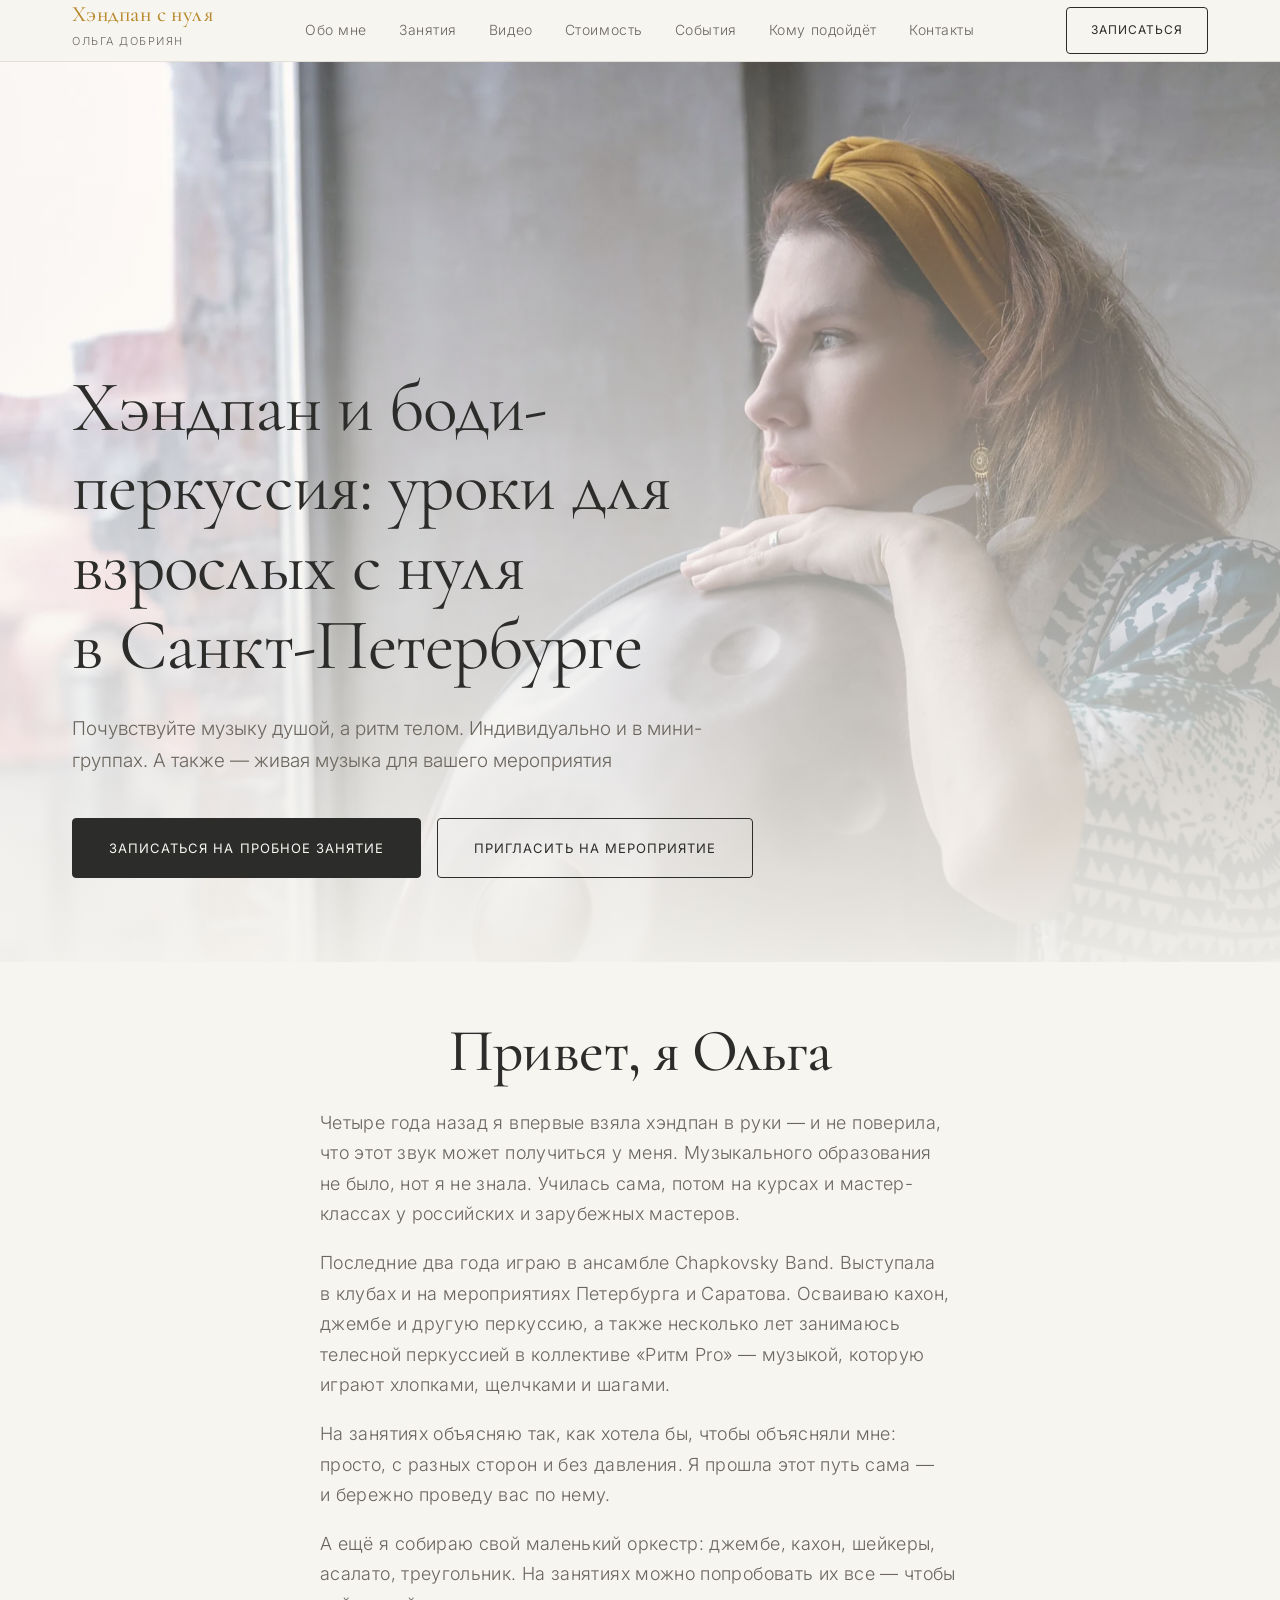
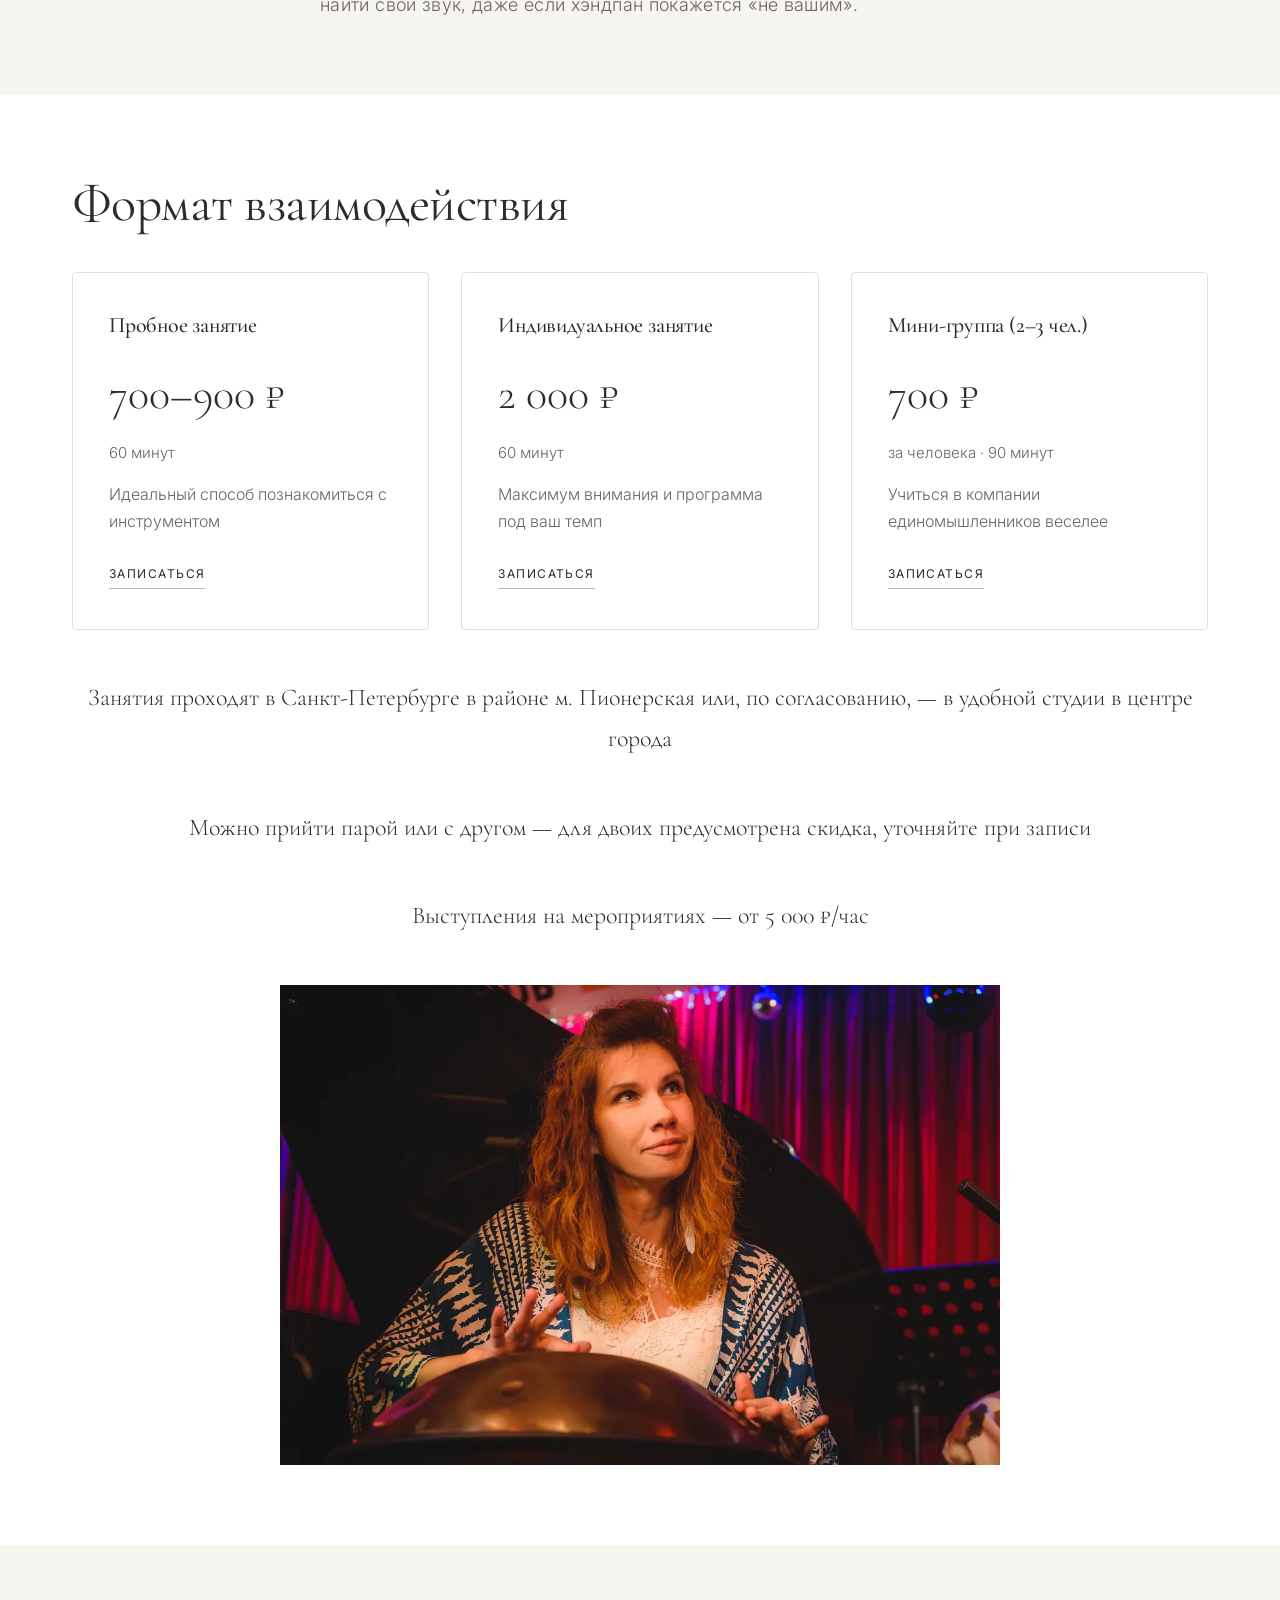
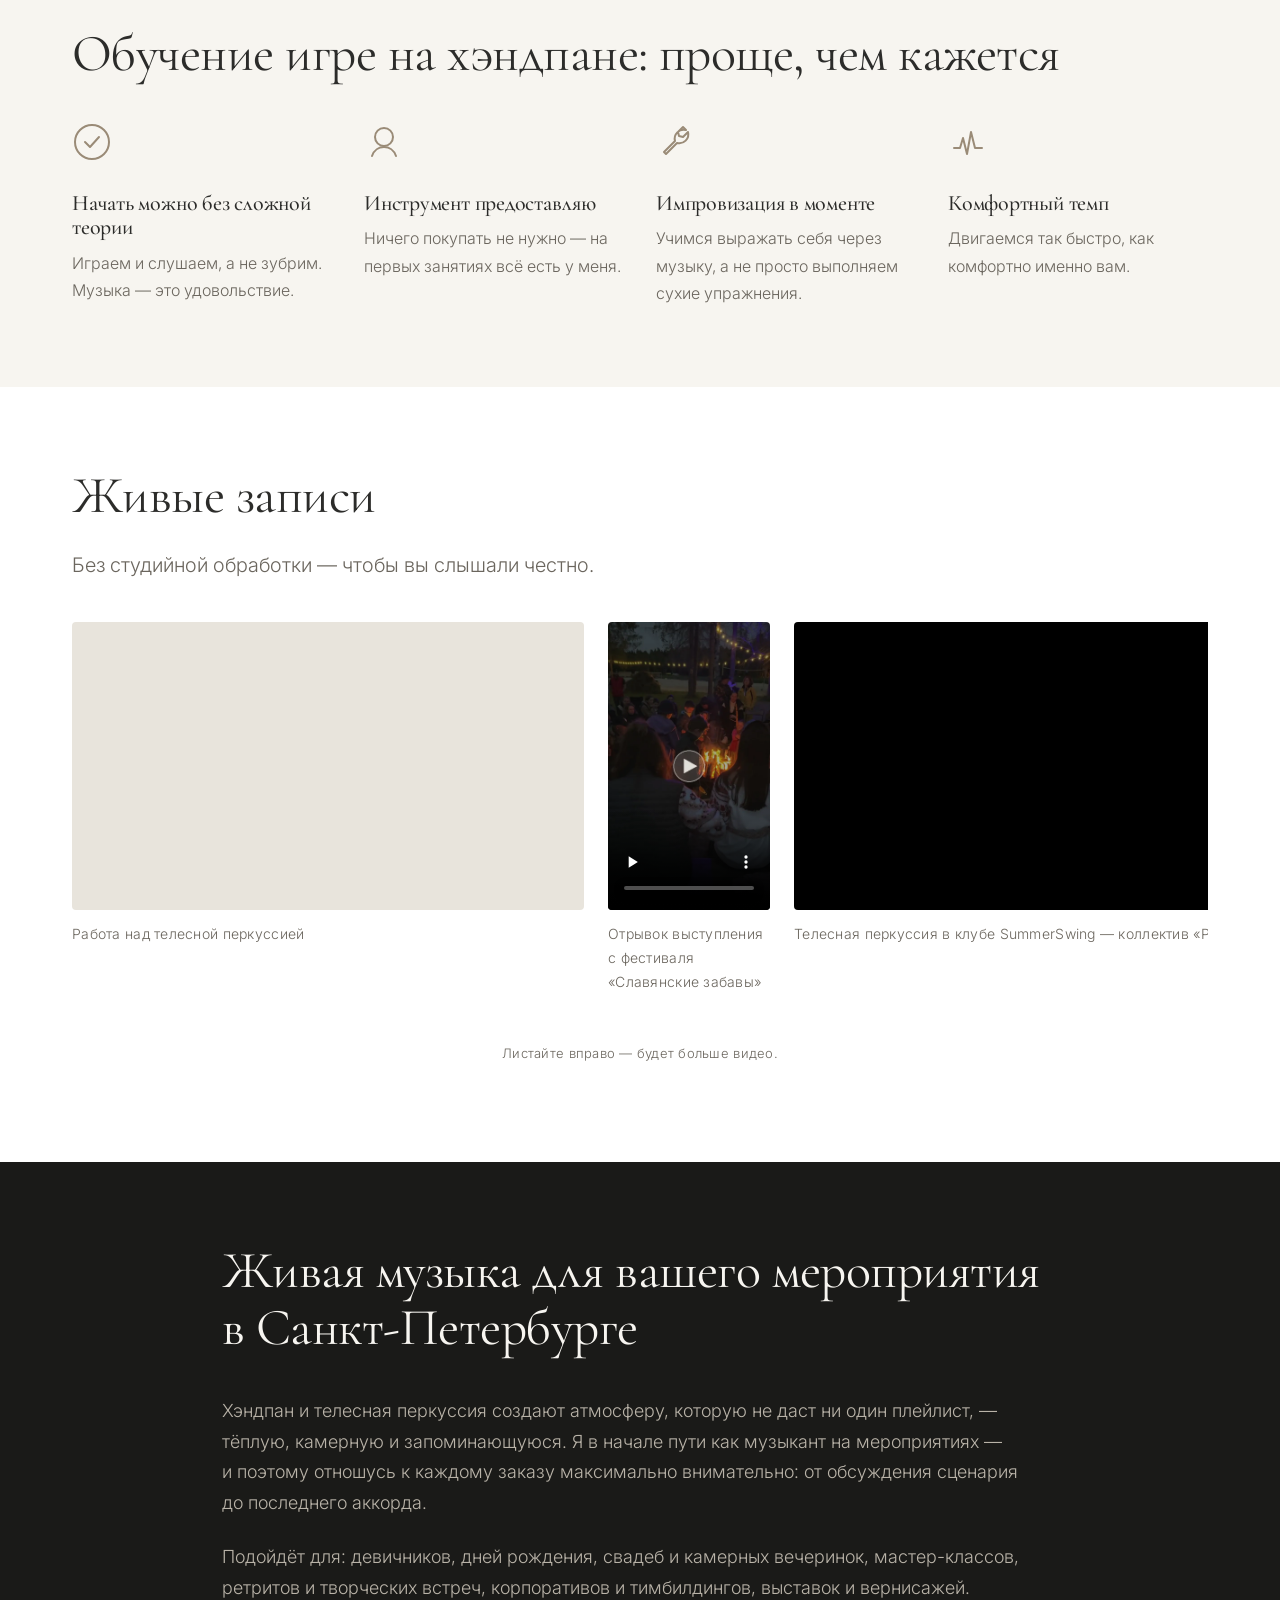
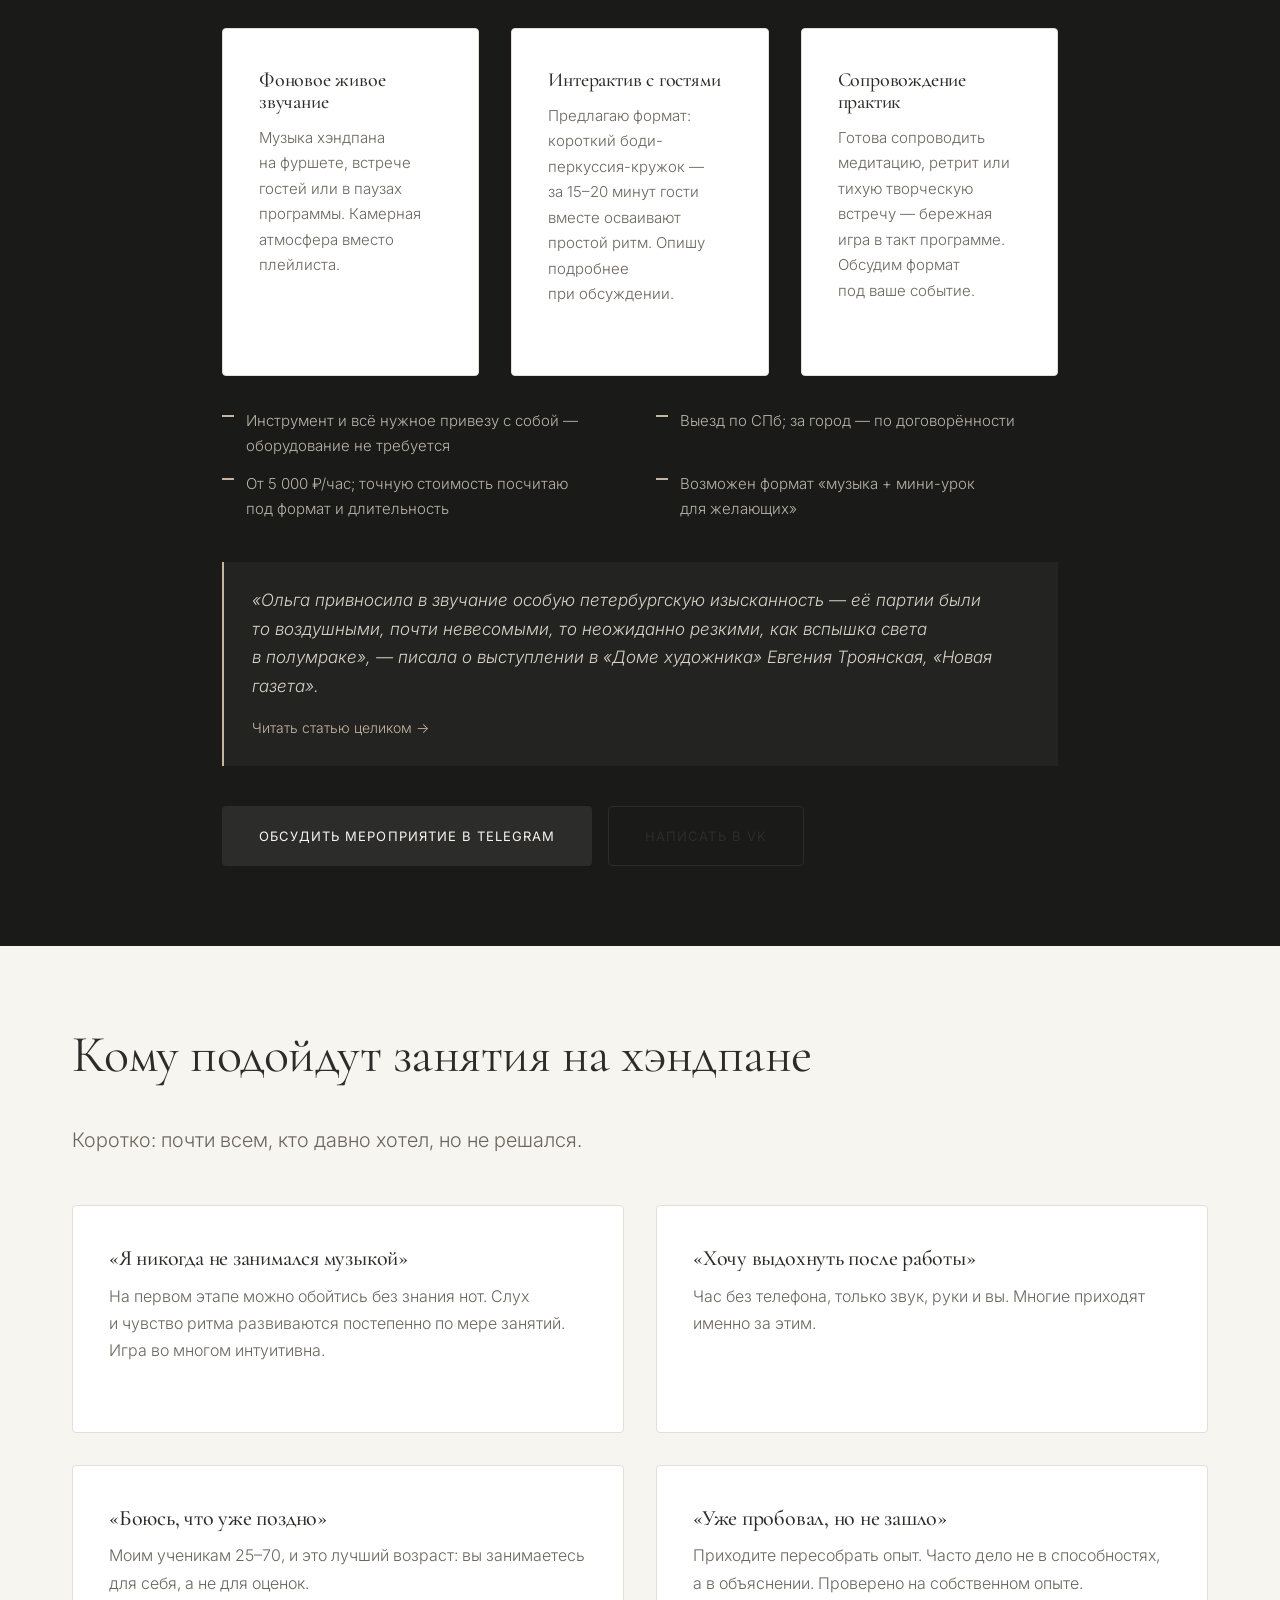
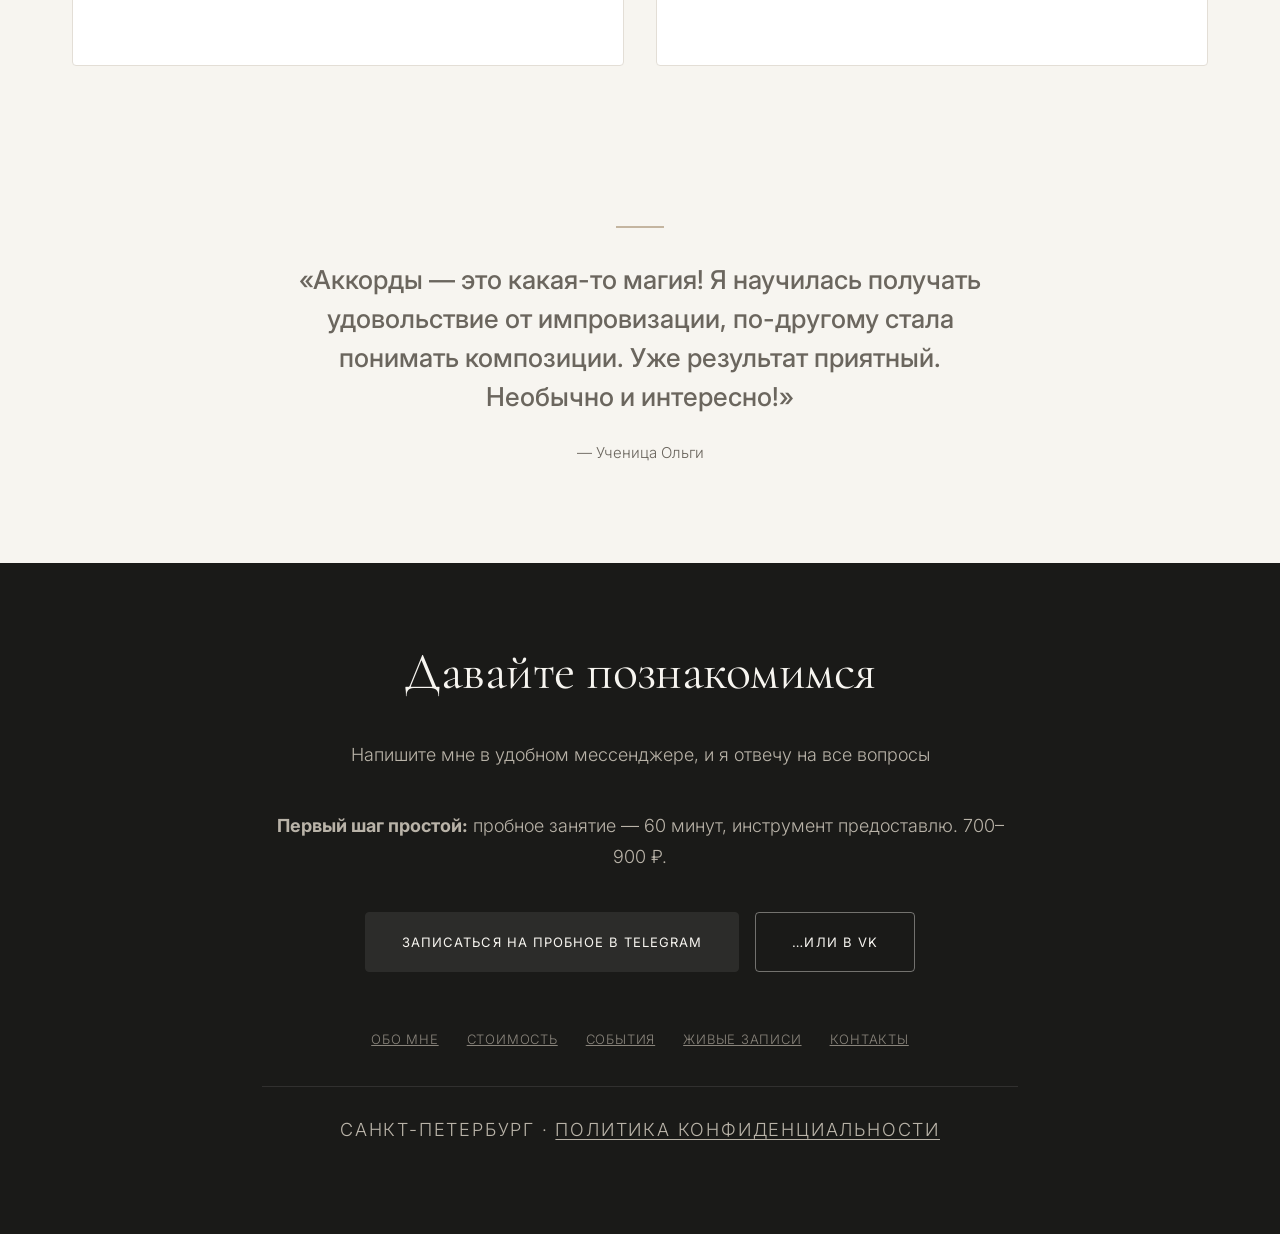
<file: index.html>
<!DOCTYPE html>
<html lang="ru">
<head>
  <meta charset="UTF-8">
  <meta name="viewport" content="width=device-width, initial-scale=1.0">

  <title>Уроки хэндпана в СПб для взрослых с нуля | Ольга Добриян</title>
  <meta name="description" content="Индивидуальные и групповые уроки хэндпана и боди-перкуссии в Санкт-Петербурге. Обучение взрослых с нуля. Живая музыка для ваших мероприятий. Записывайтесь на пробное занятие!">
  <meta name="robots" content="index, follow">
  <link rel="canonical" href="https://olga-handpan.ru/">

  <!-- Open Graph -->
  <meta property="og:type" content="website">
  <meta property="og:locale" content="ru_RU">
  <meta property="og:title" content="Уроки хэндпана в СПб для взрослых с нуля | Ольга Добриян">
  <meta property="og:description" content="Индивидуальные и групповые уроки хэндпана и боди-перкуссии в Санкт-Петербурге. Обучение взрослых с нуля. Живая музыка для ваших мероприятий.">
  <meta property="og:image" content="img/og-cover.webp">
  <meta property="og:url" content="https://olga-handpan.ru/">
  <meta property="og:site_name" content="Ольга Добриян — уроки хэндпана">
  <meta name="twitter:card" content="summary_large_image">

  <!-- Шрифты -->
  <link rel="preconnect" href="https://fonts.googleapis.com">
  <link rel="preconnect" href="https://fonts.gstatic.com" crossorigin>
  <link href="https://fonts.googleapis.com/css2?family=Cormorant+Garamond:wght@400;500;600&family=Inter:wght@300;400;500&display=swap" rel="stylesheet">

  <link rel="icon" type="image/svg+xml" href="favicon.svg">
  <link rel="apple-touch-icon" href="favicon.svg">

  <link rel="stylesheet" href="css/style.css">

  <!-- Schema.org: LocalBusiness -->
  <script type="application/ld+json">
  {
    "@context": "https://schema.org",
    "@type": "MusicSchool",
    "@id": "https://olga-handpan.ru/#business",
    "name": "Ольга Добриян — уроки хэндпана и боди-перкуссии",
    "description": "Индивидуальные и групповые уроки хэндпана и боди-перкуссии для взрослых с нуля в Санкт-Петербурге. Живая музыка хэндпана для мероприятий.",
    "url": "https://olga-handpan.ru/",
    "image": "img/og-cover.webp",
    "priceRange": "700–2000 ₽",
    "address": {
      "@type": "PostalAddress",
      "addressLocality": "Санкт-Петербург",
      "addressCountry": "RU"
    },
    "areaServed": {
      "@type": "City",
      "name": "Санкт-Петербург"
    },
    "makesOffer": [
      {
        "@type": "Offer",
        "name": "Пробное занятие по хэндпану",
        "priceSpecification": { "@type": "PriceSpecification", "minPrice": "700", "maxPrice": "900", "priceCurrency": "RUB" }
      },
      {
        "@type": "Offer",
        "name": "Индивидуальное занятие по хэндпану (60 минут)",
        "priceSpecification": { "@type": "PriceSpecification", "price": "2000", "priceCurrency": "RUB" }
      },
      {
        "@type": "Offer",
        "name": "Занятие в мини-группе (2–3 человека)",
        "description": "Занятие длительностью 90 минут",
        "priceSpecification": { "@type": "PriceSpecification", "price": "700", "priceCurrency": "RUB" }
      },
      {
        "@type": "Offer",
        "name": "Выступление музыканта на мероприятии",
        "priceSpecification": { "@type": "PriceSpecification", "price": "5000", "priceCurrency": "RUB", "unitText": "час" }
      }
    ],
    "sameAs": [
      "https://t.me/digital_eternity",
      "https://vk.ru/olga_dobriian"
    ],
    "review": {
      "@type": "Review",
      "reviewBody": "Аккорды — это какая-то магия! Я научилась получать удовольствие от импровизации, по-другому стала понимать композиции. Уже результат приятный. Необычно и интересно!",
      "author": { "@type": "Person", "name": "Ученица Ольги" }
    }
  }
  </script>


  <!-- Schema.org: VideoObject -->
  <script type="application/ld+json">
  {
    "@context": "https://schema.org",
    "@type": "VideoObject",
    "name": "Телесная перкуссия в клубе SummerSwing — коллектив «Ритм Pro», New Year 2025",
    "description": "Выступление с программой body percussion в составе коллектива «Ритм Pro» на новогоднем концерте New Year 2025 (Summertime Swing). Телесная перкуссия, хэндпан и ритм — Ольга Добриян, Санкт-Петербург. Уроки хэндпана и body percussion для взрослых с нуля.",
    "embedUrl": "https://vk.com/video_ext.php?oid=-100098712&id=456241676",
    "contentUrl": "https://vkvideo.ru/video-100098712_456241676",
    "thumbnailUrl": "img/video-poster-2.webp",
    "duration": "PT3M26S",
    "uploadDate": "2026-01-05",
    "author": {
      "@type": "Person",
      "name": "Ольга Добриян"
    },
    "publisher": {
      "@type": "MusicSchool",
      "@id": "https://olga-handpan.ru/#business"
    },
    "width": 1280,
    "height": 720
  }
  </script>

  <!-- Schema.org: VideoObject (фестиваль) -->
  <script type="application/ld+json">
  {
    "@context": "https://schema.org",
    "@type": "VideoObject",
    "name": "Отрывок выступления с фестиваля «Славянские забавы» — игра на хэндпане",
    "description": "Живое выступление Ольги Добриян на фестивале «Славянские забавы»: игра на хэндпане у костра. Уроки хэндпана и телесной перкуссии для взрослых с нуля в Санкт-Петербурге, живая музыка для мероприятий.",
    "contentUrl": "video/fest.mp4",
    "thumbnailUrl": "img/video-poster-1.webp",
    "duration": "PT49S",
    "uploadDate": "2026-06-15",
    "width": 720,
    "height": 1280,
    "author": {
      "@type": "Person",
      "name": "Ольга Добриян"
    },
    "publisher": {
      "@type": "MusicSchool",
      "@id": "https://olga-handpan.ru/#business"
    }
  }
  </script>

  <!-- Schema.org: VideoObject (Дом художника) -->
  <script type="application/ld+json">
  {
    "@context": "https://schema.org",
    "@type": "VideoObject",
    "name": "Выступление на хэндпане в «Доме художника», Энгельс",
    "description": "Живое выступление Ольги Добриян: хэндпан и перкуссия в «Доме художника» в Энгельсе. Уроки хэндпана и телесной перкуссии для взрослых с нуля, живая музыка для мероприятий.",
    "contentUrl": "video/dom-hudozhnika.mp4",
    "thumbnailUrl": "img/video-poster-3.webp",
    "duration": "PT1M25S",
    "uploadDate": "2026-11-06",
    "width": 720,
    "height": 1280,
    "author": {
      "@type": "Person",
      "name": "Ольга Добриян"
    },
    "publisher": {
      "@type": "MusicSchool",
      "@id": "https://olga-handpan.ru/#business"
    }
  }
  </script>
</head>
<body>

  <!-- Шапка -->
  <header class="header">
    <div class="container header__inner">
      <a href="#top" class="logo" aria-label="Уроки хэндпана — на главную">
        <span class="logo__mark">Хэндпан с нуля</span>
        <span class="logo__sub">Ольга Добриян</span>
      </a>
      <nav class="nav" aria-label="Основная навигация">
        <a href="#about">Обо мне</a>
        <a href="#how">Занятия</a>
        <a href="#video">Видео</a>
        <a href="#services">Стоимость</a>
        <a href="#events">События</a>
        <a href="#fit">Кому подойдёт</a>
        <a href="#contacts">Контакты</a>
      </nav>
      <a href="https://t.me/digital_eternity" class="btn btn--small" target="_blank" rel="noopener">Записаться</a>
    </div>
  </header>

  <!-- 1. Hero (полноэкранный вариант с фоновым фото) -->
  <main id="top">
  <section class="hero hero--fullscreen">
    <img class="hero__bg" src="img/hero.webp" alt="Ольга Добриян играет на хэндпане" width="1920" height="1280" fetchpriority="high">
    <div class="hero__overlay"></div>
    <div class="container hero__content">
      <div class="hero__text reveal">
        <h1 class="hero__title">Хэндпан и боди-перкуссия: уроки для взрослых с&nbsp;нуля в&nbsp;Санкт-Петербурге</h1>
        <p class="hero__subtitle">Почувствуйте музыку душой, а&nbsp;ритм телом. Индивидуально и в&nbsp;мини-группах. А&nbsp;также&nbsp;&mdash; живая музыка для вашего мероприятия</p>
        <div class="hero__actions">
          <a class="btn btn--primary" href="https://t.me/digital_eternity" target="_blank" rel="noopener">Записаться на пробное занятие</a>
          <a class="btn" href="https://vk.ru/olga_dobriian" target="_blank" rel="noopener">Пригласить на мероприятие</a>
        </div>
      </div>
    </div>
  </section>
    <!-- 2. О себе -->
    <section class="section about" id="about">
      <div class="container about__grid">
        <div class="about__text">
          <h2 class="section__title">Привет, я Ольга</h2>
          <p>Четыре года назад я впервые взяла хэндпан в&nbsp;руки&nbsp;&mdash; и&nbsp;не&nbsp;поверила, что этот звук может получиться у&nbsp;меня. Музыкального образования не&nbsp;было, нот я&nbsp;не&nbsp;знала. Училась сама, потом на&nbsp;курсах и&nbsp;мастер-классах у&nbsp;российских и&nbsp;зарубежных мастеров.</p>
          <p>Последние два года играю в&nbsp;ансамбле Chapkovsky Band. Выступала в&nbsp;клубах и&nbsp;на&nbsp;мероприятиях Петербурга и&nbsp;Саратова. Осваиваю кахон, джембе и&nbsp;другую перкуссию, а&nbsp;также несколько лет занимаюсь телесной перкуссией в&nbsp;коллективе &laquo;Ритм&nbsp;Pro&raquo;&nbsp;&mdash; музыкой, которую играют хлопками, щелчками и&nbsp;шагами.</p>
          <p>На&nbsp;занятиях объясняю так, как хотела&nbsp;бы, чтобы объясняли мне: просто, с&nbsp;разных сторон и&nbsp;без давления. Я&nbsp;прошла этот путь сама&nbsp;&mdash; и&nbsp;бережно проведу вас по&nbsp;нему.</p>
          <p>А&nbsp;ещё я&nbsp;собираю свой маленький оркестр: джембе, кахон, шейкеры, асалато, треугольник. На&nbsp;занятиях можно попробовать их&nbsp;все&nbsp;&mdash; чтобы найти свой звук, даже если хэндпан покажется &laquo;не&nbsp;вашим&raquo;.</p>
        </div>
      </div>
    </section>

    <!-- 3. Услуги и цены -->
    <section class="section services" id="services">
      <div class="container">
        <h2 class="section__title">Формат взаимодействия</h2>
        <div class="cards">
          <article class="card">
            <h3 class="card__title">Пробное занятие</h3>
            <p class="card__price">700–900&nbsp;₽</p>
            <p class="card__meta">60&nbsp;минут</p>
            <p class="card__text">Идеальный способ познакомиться с инструментом</p>
            <a class="card__link" href="https://t.me/digital_eternity" target="_blank" rel="noopener">Записаться</a>
          </article>
          <article class="card">
            <h3 class="card__title">Индивидуальное занятие</h3>
            <p class="card__price">2&nbsp;000&nbsp;₽</p>
            <p class="card__meta">60&nbsp;минут</p>
            <p class="card__text">Максимум внимания и программа под ваш темп</p>
            <a class="card__link" href="https://t.me/digital_eternity" target="_blank" rel="noopener">Записаться</a>
          </article>
          <article class="card">
            <h3 class="card__title">Мини-группа (2–3&nbsp;чел.)</h3>
            <p class="card__price">700&nbsp;₽</p>
            <p class="card__meta">за&nbsp;человека&nbsp;&middot; 90&nbsp;минут</p>
            <p class="card__text">Учиться в компании единомышленников веселее</p>
            <a class="card__link" href="https://t.me/digital_eternity" target="_blank" rel="noopener">Записаться</a>
          </article>
        </div>
        <p class="services__note">Занятия проходят в&nbsp;Санкт-Петербурге в&nbsp;районе м.&nbsp;Пионерская или, по&nbsp;согласованию,&nbsp;&mdash; в&nbsp;удобной студии в&nbsp;центре города</p>
        <p class="services__note">Можно прийти парой или с&nbsp;другом&nbsp;&mdash; для&nbsp;двоих предусмотрена скидка, уточняйте при&nbsp;записи</p>
        <p class="services__note">Выступления на мероприятиях&nbsp;&mdash; от&nbsp;5&nbsp;000&nbsp;₽/час</p>
        <figure class="services__photo">
          <img src="img/portrait.webp" alt="Портрет Ольги Добриян с хэндпаном" width="1200" height="800" loading="lazy" decoding="async">
        </figure>
      </div>
    </section>

    <!-- 4. Как проходят занятия -->
    <section class="section how" id="how">
      <div class="container">
        <h2 class="section__title">Обучение игре на&nbsp;хэндпане: проще, чем кажется</h2>
        <div class="how__grid">
          <div class="how__item">
            <svg class="how__icon" width="40" height="40" viewBox="0 0 40 40" fill="none" aria-hidden="true">
              <circle cx="20" cy="20" r="17" stroke="currentColor" stroke-width="2"/>
              <path d="M13 20l5 5 9-10" stroke="currentColor" stroke-width="2" stroke-linecap="round" stroke-linejoin="round"/>
            </svg>
            <h3 class="how__title">Начать можно без сложной теории</h3>
            <p>Играем и слушаем, а не зубрим. Музыка&nbsp;&mdash; это удовольствие.</p>
          </div>
          <div class="how__item">
            <svg class="how__icon" width="40" height="40" viewBox="0 0 40 40" fill="none" aria-hidden="true">
              <circle cx="20" cy="15" r="9" stroke="currentColor" stroke-width="2"/>
              <path d="M8 34c2-6 7-9 12-9s10 3 12 9" stroke="currentColor" stroke-width="2" stroke-linecap="round"/>
            </svg>
            <h3 class="how__title">Инструмент предоставляю</h3>
            <p>Ничего покупать не нужно&nbsp;&mdash; на первых занятиях всё есть у меня.</p>
          </div>
          <div class="how__item">
            <svg class="how__icon" width="40" height="40" viewBox="0 0 40 40" fill="none" aria-hidden="true">
              <path d="M30 8a9 9 0 00-11 11L8 30l2 2 11-11a9 9 0 0011-11l-5 5-4-1-1-4 5-5z" stroke="currentColor" stroke-width="2" stroke-linejoin="round"/>
            </svg>
            <h3 class="how__title">Импровизация в моменте</h3>
            <p>Учимся выражать себя через музыку, а&nbsp;не&nbsp;просто выполняем сухие упражнения.</p>
          </div>
          <div class="how__item">
            <svg class="how__icon" width="40" height="40" viewBox="0 0 40 40" fill="none" aria-hidden="true">
              <path d="M6 26h6l3-10 4 16 4-22 4 16h7" stroke="currentColor" stroke-width="2" stroke-linecap="round" stroke-linejoin="round"/>
            </svg>
            <h3 class="how__title">Комфортный темп</h3>
            <p>Двигаемся так быстро, как комфортно именно вам.</p>
          </div>
        </div>
      </div>
    </section>

    <!-- 5. Видео -->
    <section class="section video" id="video">
      <div class="container">
        <h2 class="section__title">Живые записи</h2>
        <p class="video__lead">Без&nbsp;студийной обработки&nbsp;&mdash; чтобы вы&nbsp;слышали честно.</p>
        <div class="video__scroller">
          <div class="video__card">
        <div class="video__media">
            <div class="video__frame">
              <iframe src="https://vk.com/video_ext.php?oid=-129238775&amp;id=456239361&amp;hash=8491230a6f175343&amp;hd=2" title="Работа над телесной перкуссией — Ольга Добриян, Санкт-Петербург" loading="lazy" allow="autoplay; encrypted-media; fullscreen; picture-in-picture" allowfullscreen></iframe>
            </div>
            <p class="video__caption">Работа над телесной перкуссией</p>
        </div>
          </div>
          <div class="video__card">
        <div class="video__media video__media--vertical">
            <video controls preload="none" poster="img/video-poster-1.webp" title="Отрывок выступления Ольги Добриян с фестиваля «Славянские забавы» — игра на хэндпане у костра" width="720" height="1280">
              <source src="video/fest.mp4" type="video/mp4">
              <p>Ваш браузер не поддерживает видео.</p>
            </video>
            <p class="video__caption">Отрывок выступления с&nbsp;фестиваля &laquo;Славянские забавы&raquo;</p>
        </div>
          </div>
          <div class="video__card">
        <div class="video__media">
            <div class="video__frame">
              <iframe src="https://vk.ru/video_ext.php?oid=-100098712&id=456241676&hash=364eddceba14fa18" width="640" height="360" frameborder="0" allowfullscreen="1" style="background-color: #000" allow="autoplay; encrypted-media; fullscreen; picture-in-picture"></iframe>
            </div>
            <p class="video__caption">Телесная перкуссия в&nbsp;клубе SummerSwing&nbsp;&mdash; коллектив &laquo;Ритм&nbsp;Pro&raquo;</p>
        </div>
          </div>
          <div class="video__card">
        <div class="video__media video__media--vertical">
            <video controls preload="none" poster="img/video-poster-3.webp" title="Выступление Ольги Добриян на хэндпане в «Доме художника», Энгельс — живая музыка" width="720" height="1280">
              <source src="video/dom-hudozhnika.mp4" type="video/mp4">
              <p>Ваш браузер не поддерживает видео.</p>
            </video>
            <p class="video__caption">&laquo;Дом художника&raquo;, Энгельс</p>
        </div>
          </div>
        </div>
        <p class="video__hint">Листайте вправо&nbsp;&mdash; будет больше видео.</p>
      </div>
    </section>

    <!-- 6. Для организаторов -->
    <section class="section events" id="events">
      <div class="container events__inner">
        <h2 class="section__title">Живая музыка для вашего мероприятия в&nbsp;Санкт-Петербурге</h2>
        <p>Хэндпан и&nbsp;телесная перкуссия создают атмосферу, которую не&nbsp;даст ни&nbsp;один плейлист,&nbsp;&mdash; тёплую, камерную и&nbsp;запоминающуюся. Я&nbsp;в&nbsp;начале пути как музыкант на&nbsp;мероприятиях&nbsp;&mdash; и&nbsp;поэтому отношусь к&nbsp;каждому заказу максимально внимательно: от&nbsp;обсуждения сценария до&nbsp;последнего аккорда.</p>
        <p>Подойдёт для: девичников, дней рождения, свадеб и&nbsp;камерных вечеринок, мастер-классов, ретритов и&nbsp;творческих встреч, корпоративов и&nbsp;тимбилдингов, выставок и&nbsp;вернисажей.</p>
        <div class="cards">
          <article class="card">
            <h3 class="card__title">Фоновое живое звучание</h3>
            <p class="card__text">Музыка хэндпана на&nbsp;фуршете, встрече гостей или в&nbsp;паузах программы. Камерная атмосфера вместо плейлиста.</p>
          </article>
          <article class="card">
            <h3 class="card__title">Интерактив с&nbsp;гостями</h3>
            <p class="card__text">Предлагаю формат: короткий боди-перкуссия-кружок&nbsp;&mdash; за&nbsp;15&ndash;20&nbsp;минут гости вместе осваивают простой ритм. Опишу подробнее при&nbsp;обсуждении.</p>
          </article>
          <article class="card">
            <h3 class="card__title">Сопровождение практик</h3>
            <p class="card__text">Готова сопроводить медитацию, ретрит или тихую творческую встречу&nbsp;&mdash; бережная игра в&nbsp;такт программе. Обсудим формат под&nbsp;ваше событие.</p>
          </article>
        </div>
        <ul class="events__conditions">
          <li>Инструмент и&nbsp;всё нужное привезу с&nbsp;собой&nbsp;&mdash; оборудование не&nbsp;требуется</li>
          <li>Выезд по&nbsp;СПб; за&nbsp;город&nbsp;&mdash; по&nbsp;договорённости</li>
          <li>От&nbsp;5&nbsp;000&nbsp;₽/час; точную стоимость посчитаю под&nbsp;формат и&nbsp;длительность</li>
          <li>Возможен формат &laquo;музыка&nbsp;+ мини-урок для&nbsp;желающих&raquo;</li>
        </ul>
        <blockquote class="events__press">
          <p>&laquo;Ольга привносила в&nbsp;звучание особую петербургскую изысканность&nbsp;&mdash; её партии были то&nbsp;воздушными, почти невесомыми, то&nbsp;неожиданно резкими, как&nbsp;вспышка света в&nbsp;полумраке&raquo;,&nbsp;&mdash; писала о&nbsp;выступлении в&nbsp;&laquo;Доме художника&raquo; Евгения Троянская, &laquo;Новая газета&raquo;.</p>
          <a class="events__press-link" href="https://vk.ru/wall-195637924_17608" target="_blank" rel="noopener">Читать статью целиком&nbsp;&rarr;</a>
        </blockquote>
        <div class="events__actions">
          <a class="btn btn--primary" href="https://t.me/digital_eternity" target="_blank" rel="noopener">Обсудить мероприятие в Telegram</a>
          <a class="btn btn--ghost" href="https://vk.ru/olga_dobriian" target="_blank" rel="noopener">Написать в VK</a>
        </div>
      </div>
    </section>

    <!-- 7. Кому подойдут занятия -->
    <section class="section fit" id="fit">
      <div class="container">
        <h2 class="section__title">Кому подойдут занятия на хэндпане</h2>
        <p class="fit__lead">Коротко: почти всем, кто давно хотел, но не решался.</p>
        <div class="cards fit__cards">
          <article class="card">
            <h3 class="card__title">«Я никогда не занимался музыкой»</h3>
            <p class="card__text">На&nbsp;первом этапе можно обойтись без знания нот. Слух и&nbsp;чувство ритма развиваются постепенно по&nbsp;мере занятий. Игра во&nbsp;многом интуитивна.</p>
          </article>
          <article class="card">
            <h3 class="card__title">«Хочу выдохнуть после работы»</h3>
            <p class="card__text">Час без телефона, только звук, руки и вы. Многие приходят именно за этим.</p>
          </article>
          <article class="card">
            <h3 class="card__title">«Боюсь, что уже поздно»</h3>
            <p class="card__text">Моим ученикам 25–70, и это лучший возраст: вы занимаетесь для себя, а не для оценок.</p>
          </article>
          <article class="card">
            <h3 class="card__title">«Уже пробовал, но не зашло»</h3>
            <p class="card__text">Приходите пересобрать опыт. Часто дело не в способностях, а в объяснении. Проверено на&nbsp;собственном опыте.</p>
          </article>
        </div>
      </div>
    </section>

    <!-- Отзыв -->
    <section class="section testimonial">
      <div class="container testimonial__inner">
        <blockquote class="testimonial__quote">
          <p>&laquo;Аккорды&nbsp;&mdash; это какая-то магия! Я&nbsp;научилась получать удовольствие от&nbsp;импровизации, по-другому стала понимать композиции. Уже результат приятный. Необычно и&nbsp;интересно!&raquo;</p>
        </blockquote>
        <p class="testimonial__author">&mdash;&nbsp;Ученица Ольги</p>
      </div>
    </section>
  </main>


  <!-- 8. Футер -->
  <footer class="footer" id="contacts">
    <div class="container footer__inner">
      <h2 class="section__title">Давайте познакомимся</h2>
      <p>Напишите мне в удобном мессенджере, и я отвечу на все вопросы</p>
      <p class="footer__offer"><strong>Первый шаг простой:</strong> пробное занятие&nbsp;&mdash; 60&nbsp;минут, инструмент предоставлю. 700&ndash;900&nbsp;₽.</p>
      <div class="footer__actions">
        <a class="btn btn--primary" href="https://t.me/digital_eternity" target="_blank" rel="noopener">Записаться на пробное в Telegram</a>
        <a class="btn btn--ghost btn--ghost-light" href="https://vk.ru/olga_dobriian" target="_blank" rel="noopener">…или в VK</a>
      </div>
      <nav class="footer__nav" aria-label="Навигация в подвале">
        <a href="#about">Обо мне</a>
        <a href="#services">Стоимость</a>
        <a href="#events">События</a>
        <a href="#video">Живые записи</a>
        <a href="#contacts">Контакты</a>
      </nav>
      <p class="footer__city"><span class="footer__city-name">Санкт-Петербург</span>&nbsp;&middot;&nbsp;<a class="footer__privacy" href="privacy.html">Политика конфиденциальности</a></p>
    </div>
  </footer>

  <script src="js/main.js" defer></script>
</body>
</html>
</file>
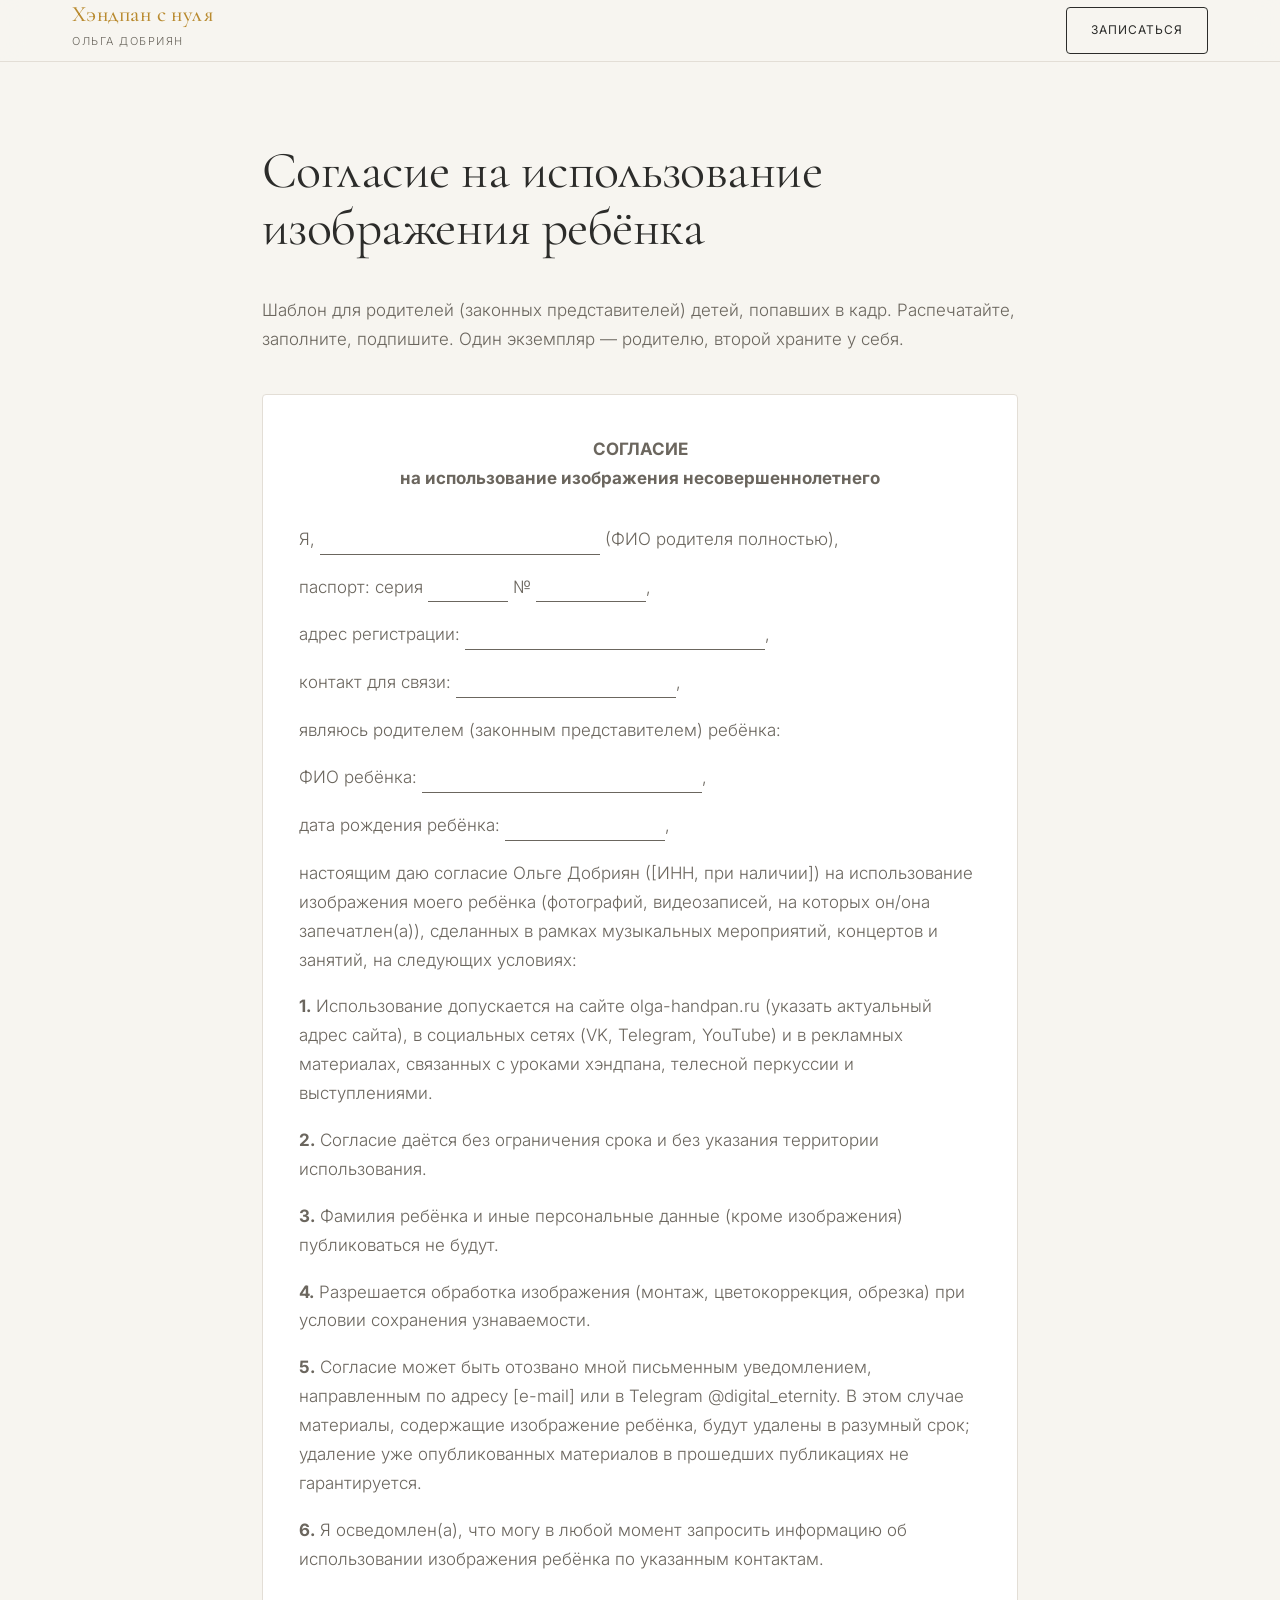
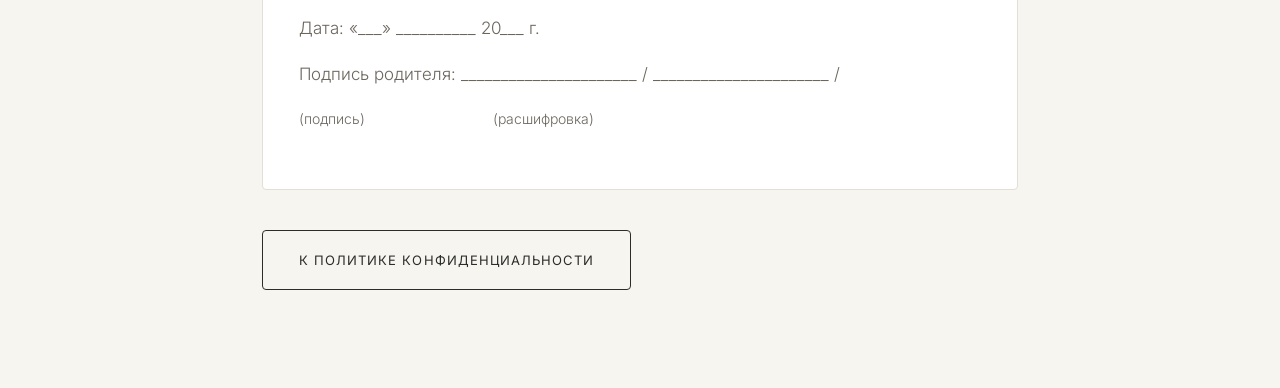
<file: consent-image-child.html>
<!DOCTYPE html>
<html lang="ru">
<head>
  <meta charset="UTF-8">
  <meta name="viewport" content="width=device-width, initial-scale=1.0">
  <title>Согласие на использование изображения ребёнка | Ольга Добриян</title>
  <meta name="description" content="Шаблон согласия родителя на использование изображения ребёнка в видеозаписях и на сайте.">
  <meta name="robots" content="noindex">
  <link rel="preconnect" href="https://fonts.googleapis.com">
  <link rel="preconnect" href="https://fonts.gstatic.com" crossorigin>
  <link href="https://fonts.googleapis.com/css2?family=Cormorant+Garamond:wght@400;500;600&family=Inter:wght@300;400;500&display=swap" rel="stylesheet">
  <link rel="icon" type="image/svg+xml" href="favicon.svg">
  <link rel="stylesheet" href="css/style.css">
</head>
<body>

  <header class="header">
    <div class="container header__inner">
      <a href="index.html" class="logo" aria-label="Уроки хэндпана — на главную">
        <span class="logo__mark">Хэндпан с нуля</span>
        <span class="logo__sub">Ольга Добриян</span>
      </a>
      <a href="https://t.me/digital_eternity" class="btn btn--small" target="_blank" rel="noopener">Записаться</a>
    </div>
  </header>

  <main>
    <section class="section">
      <div class="container container--narrow">
        <h1 class="section__title">Согласие на использование изображения ребёнка</h1>
        <p>Шаблон для родителей (законных представителей) детей, попавших в кадр. Распечатайте, заполните, подпишите. Один экземпляр — родителю, второй храните у себя.</p>

        <div style="background:#fff;border:1px solid var(--line);border-radius:var(--radius);padding:40px 36px;margin:40px 0">

          <p style="text-align:center;margin-bottom:32px"><strong>СОГЛАСИЕ<br>на использование изображения несовершеннолетнего</strong></p>

          <p>Я, <span style="display:inline-block;min-width:280px;border-bottom:1px solid var(--text-muted)">&nbsp;</span> (ФИО родителя полностью),</p>
          <p>паспорт: серия <span style="display:inline-block;min-width:80px;border-bottom:1px solid var(--text-muted)">&nbsp;</span> № <span style="display:inline-block;min-width:110px;border-bottom:1px solid var(--text-muted)">&nbsp;</span>,</p>
          <p>адрес регистрации: <span style="display:inline-block;min-width:300px;border-bottom:1px solid var(--text-muted)">&nbsp;</span>,</p>
          <p>контакт для связи: <span style="display:inline-block;min-width:220px;border-bottom:1px solid var(--text-muted)">&nbsp;</span>,</p>
          <p>являюсь родителем (законным представителем) ребёнка:</p>
          <p>ФИО ребёнка: <span style="display:inline-block;min-width:280px;border-bottom:1px solid var(--text-muted)">&nbsp;</span>,</p>
          <p>дата рождения ребёнка: <span style="display:inline-block;min-width:160px;border-bottom:1px solid var(--text-muted)">&nbsp;</span>,</p>
          <p>настоящим даю согласие Ольге Добриян ([ИНН, при наличии]) на использование изображения моего ребёнка (фотографий, видеозаписей, на которых он/она запечатлен(а)), сделанных в рамках музыкальных мероприятий, концертов и занятий, на следующих условиях:</p>

          <p><strong>1.</strong> Использование допускается на сайте olga-handpan.ru (указать актуальный адрес сайта), в социальных сетях (VK, Telegram, YouTube) и в рекламных материалах, связанных с уроками хэндпана, телесной перкуссии и выступлениями.</p>
          <p><strong>2.</strong> Согласие даётся без ограничения срока и без указания территории использования.</p>
          <p><strong>3.</strong> Фамилия ребёнка и иные персональные данные (кроме изображения) публиковаться не будут.</p>
          <p><strong>4.</strong> Разрешается обработка изображения (монтаж, цветокоррекция, обрезка) при условии сохранения узнаваемости.</p>
          <p><strong>5.</strong> Согласие может быть отозвано мной письменным уведомлением, направленным по адресу [e-mail] или в Telegram @digital_eternity. В этом случае материалы, содержащие изображение ребёнка, будут удалены в разумный срок; удаление уже опубликованных материалов в прошедших публикациях не гарантируется.</p>
          <p><strong>6.</strong> Я осведомлен(а), что могу в любой момент запросить информацию об использовании изображения ребёнка по указанным контактам.</p>

          <p style="margin-top:40px">Дата: «___» __________ 20___ г.</p>
          <p>Подпись родителя: ______________________ / ______________________ /</p>
          <p style="font-size:14px;color:var(--text-muted)">(подпись)&nbsp;&nbsp;&nbsp;&nbsp;&nbsp;&nbsp;&nbsp;&nbsp;&nbsp;&nbsp;&nbsp;&nbsp;&nbsp;&nbsp;&nbsp;&nbsp;&nbsp;&nbsp;&nbsp;&nbsp;&nbsp;&nbsp;&nbsp;&nbsp;&nbsp;&nbsp;&nbsp;&nbsp;&nbsp;&nbsp;&nbsp;&nbsp;(расшифровка)</p>

        </div>

        <p><a class="btn" href="privacy.html">К политике конфиденциальности</a></p>
      </div>
    </section>
  </main>

</body>
</html>
</file>
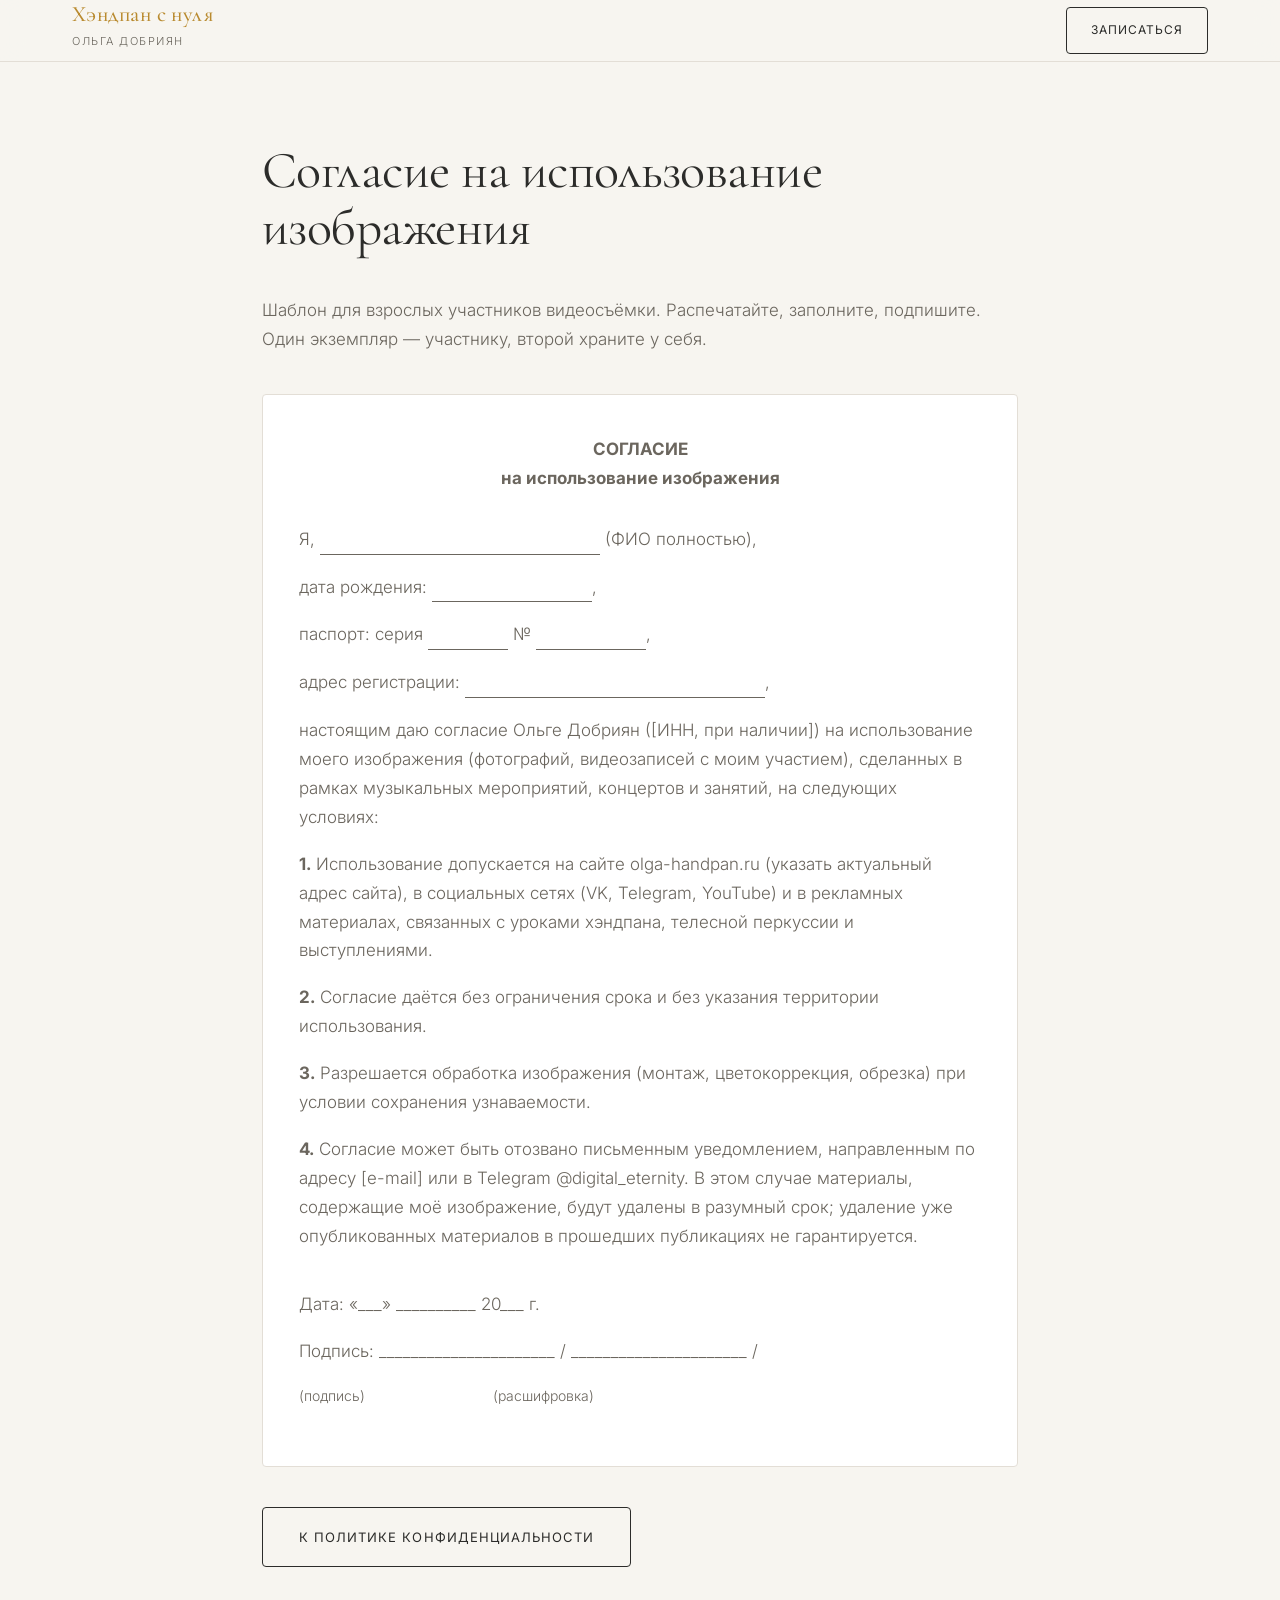
<file: consent-image.html>
<!DOCTYPE html>
<html lang="ru">
<head>
  <meta charset="UTF-8">
  <meta name="viewport" content="width=device-width, initial-scale=1.0">
  <title>Согласие на использование изображения (взрослый) | Ольга Добриян</title>
  <meta name="description" content="Шаблон согласия на использование изображения взрослого человека в видеозаписях и на сайте.">
  <meta name="robots" content="noindex">
  <link rel="preconnect" href="https://fonts.googleapis.com">
  <link rel="preconnect" href="https://fonts.gstatic.com" crossorigin>
  <link href="https://fonts.googleapis.com/css2?family=Cormorant+Garamond:wght@400;500;600&family=Inter:wght@300;400;500&display=swap" rel="stylesheet">
  <link rel="icon" type="image/svg+xml" href="favicon.svg">
  <link rel="stylesheet" href="css/style.css">
</head>
<body>

  <header class="header">
    <div class="container header__inner">
      <a href="index.html" class="logo" aria-label="Уроки хэндпана — на главную">
        <span class="logo__mark">Хэндпан с нуля</span>
        <span class="logo__sub">Ольга Добриян</span>
      </a>
      <a href="https://t.me/digital_eternity" class="btn btn--small" target="_blank" rel="noopener">Записаться</a>
    </div>
  </header>

  <main>
    <section class="section">
      <div class="container container--narrow">
        <h1 class="section__title">Согласие на использование изображения</h1>
        <p>Шаблон для взрослых участников видеосъёмки. Распечатайте, заполните, подпишите. Один экземпляр — участнику, второй храните у себя.</p>

        <div style="background:#fff;border:1px solid var(--line);border-radius:var(--radius);padding:40px 36px;margin:40px 0">

          <p style="text-align:center;margin-bottom:32px"><strong>СОГЛАСИЕ<br>на использование изображения</strong></p>

          <p>Я, <span style="display:inline-block;min-width:280px;border-bottom:1px solid var(--text-muted)">&nbsp;</span> (ФИО полностью),</p>
          <p>дата рождения: <span style="display:inline-block;min-width:160px;border-bottom:1px solid var(--text-muted)">&nbsp;</span>,</p>
          <p>паспорт: серия <span style="display:inline-block;min-width:80px;border-bottom:1px solid var(--text-muted)">&nbsp;</span> № <span style="display:inline-block;min-width:110px;border-bottom:1px solid var(--text-muted)">&nbsp;</span>,</p>
          <p>адрес регистрации: <span style="display:inline-block;min-width:300px;border-bottom:1px solid var(--text-muted)">&nbsp;</span>,</p>
          <p>настоящим даю согласие Ольге Добриян ([ИНН, при наличии]) на использование моего изображения (фотографий, видеозаписей с моим участием), сделанных в рамках музыкальных мероприятий, концертов и занятий, на следующих условиях:</p>

          <p><strong>1.</strong> Использование допускается на сайте olga-handpan.ru (указать актуальный адрес сайта), в социальных сетях (VK, Telegram, YouTube) и в рекламных материалах, связанных с уроками хэндпана, телесной перкуссии и выступлениями.</p>
          <p><strong>2.</strong> Согласие даётся без ограничения срока и без указания территории использования.</p>
          <p><strong>3.</strong> Разрешается обработка изображения (монтаж, цветокоррекция, обрезка) при условии сохранения узнаваемости.</p>
          <p><strong>4.</strong> Согласие может быть отозвано письменным уведомлением, направленным по адресу [e-mail] или в Telegram @digital_eternity. В этом случае материалы, содержащие моё изображение, будут удалены в разумный срок; удаление уже опубликованных материалов в прошедших публикациях не гарантируется.</p>

          <p style="margin-top:40px">Дата: «___» __________ 20___ г.</p>
          <p>Подпись: ______________________ / ______________________ /</p>
          <p style="font-size:14px;color:var(--text-muted)">(подпись)&nbsp;&nbsp;&nbsp;&nbsp;&nbsp;&nbsp;&nbsp;&nbsp;&nbsp;&nbsp;&nbsp;&nbsp;&nbsp;&nbsp;&nbsp;&nbsp;&nbsp;&nbsp;&nbsp;&nbsp;&nbsp;&nbsp;&nbsp;&nbsp;&nbsp;&nbsp;&nbsp;&nbsp;&nbsp;&nbsp;&nbsp;&nbsp;(расшифровка)</p>

        </div>

        <p><a class="btn" href="privacy.html">К политике конфиденциальности</a></p>
      </div>
    </section>
  </main>

</body>
</html>
</file>
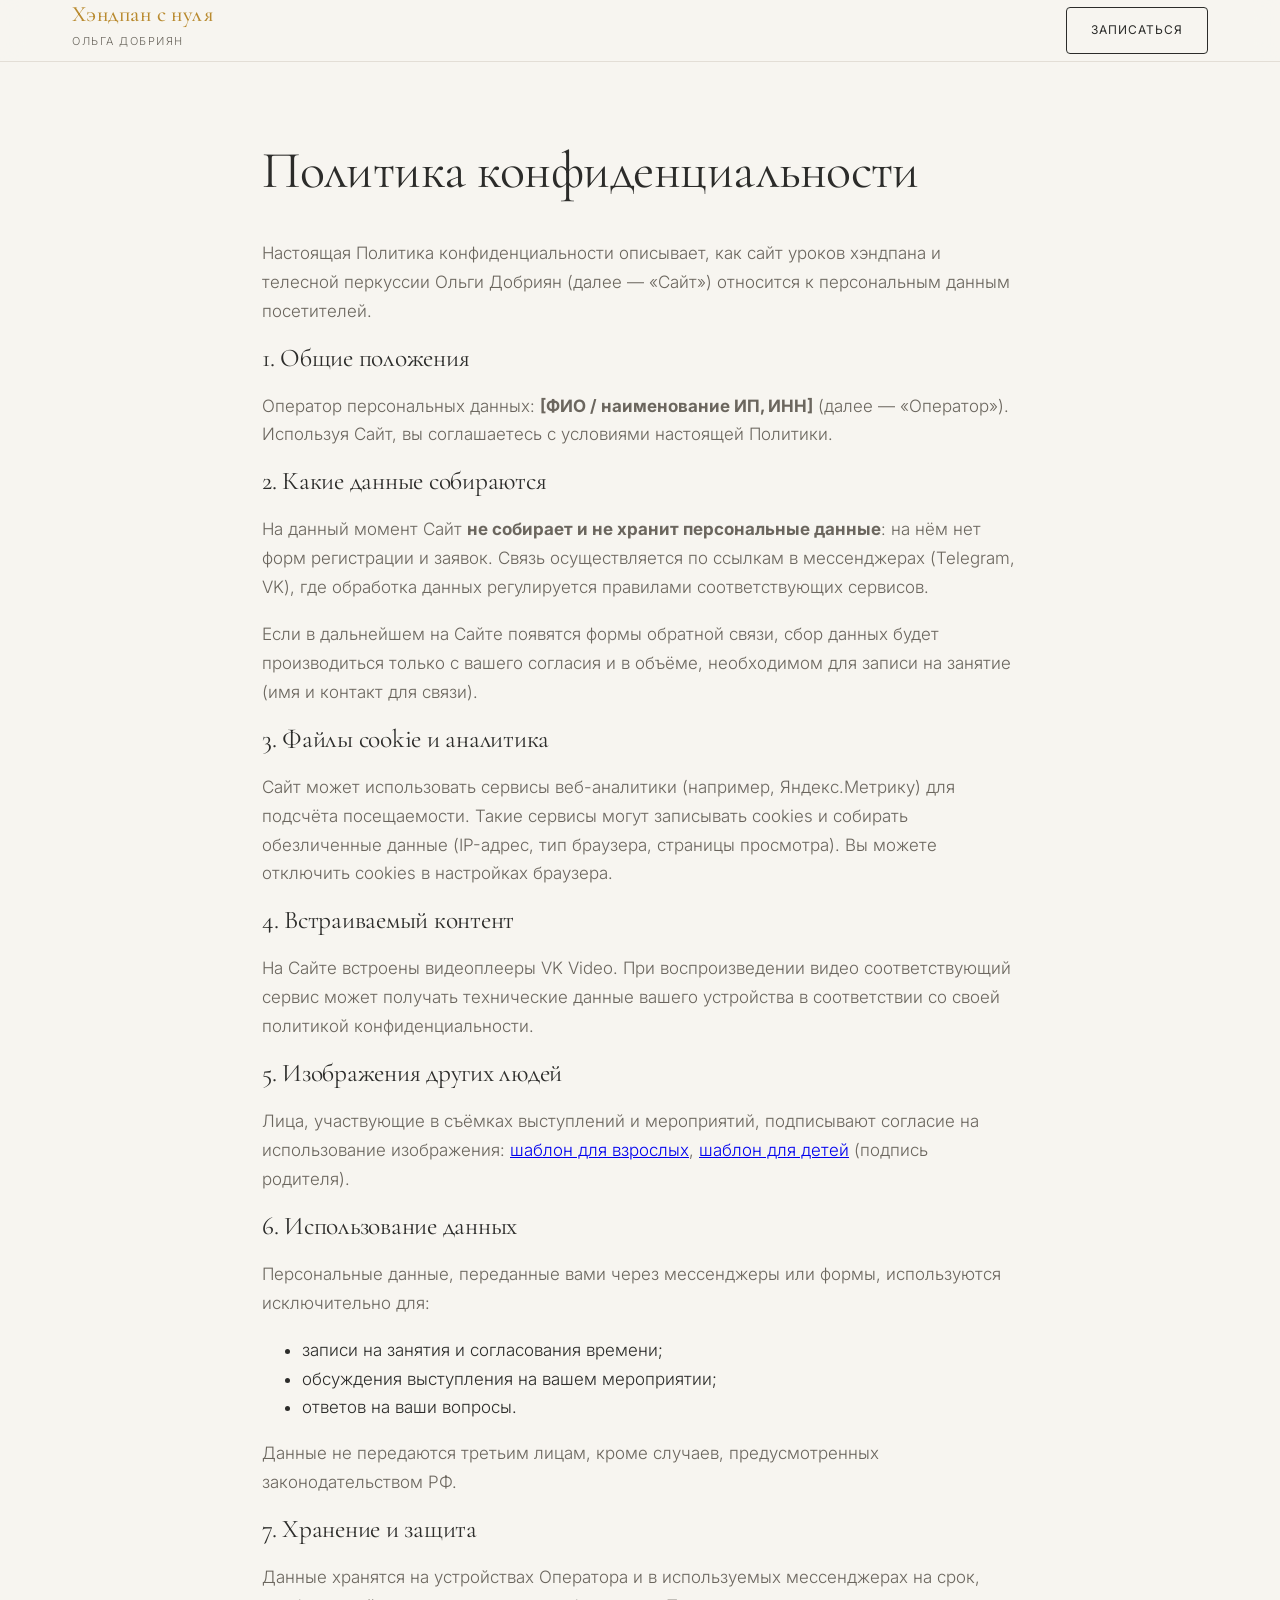
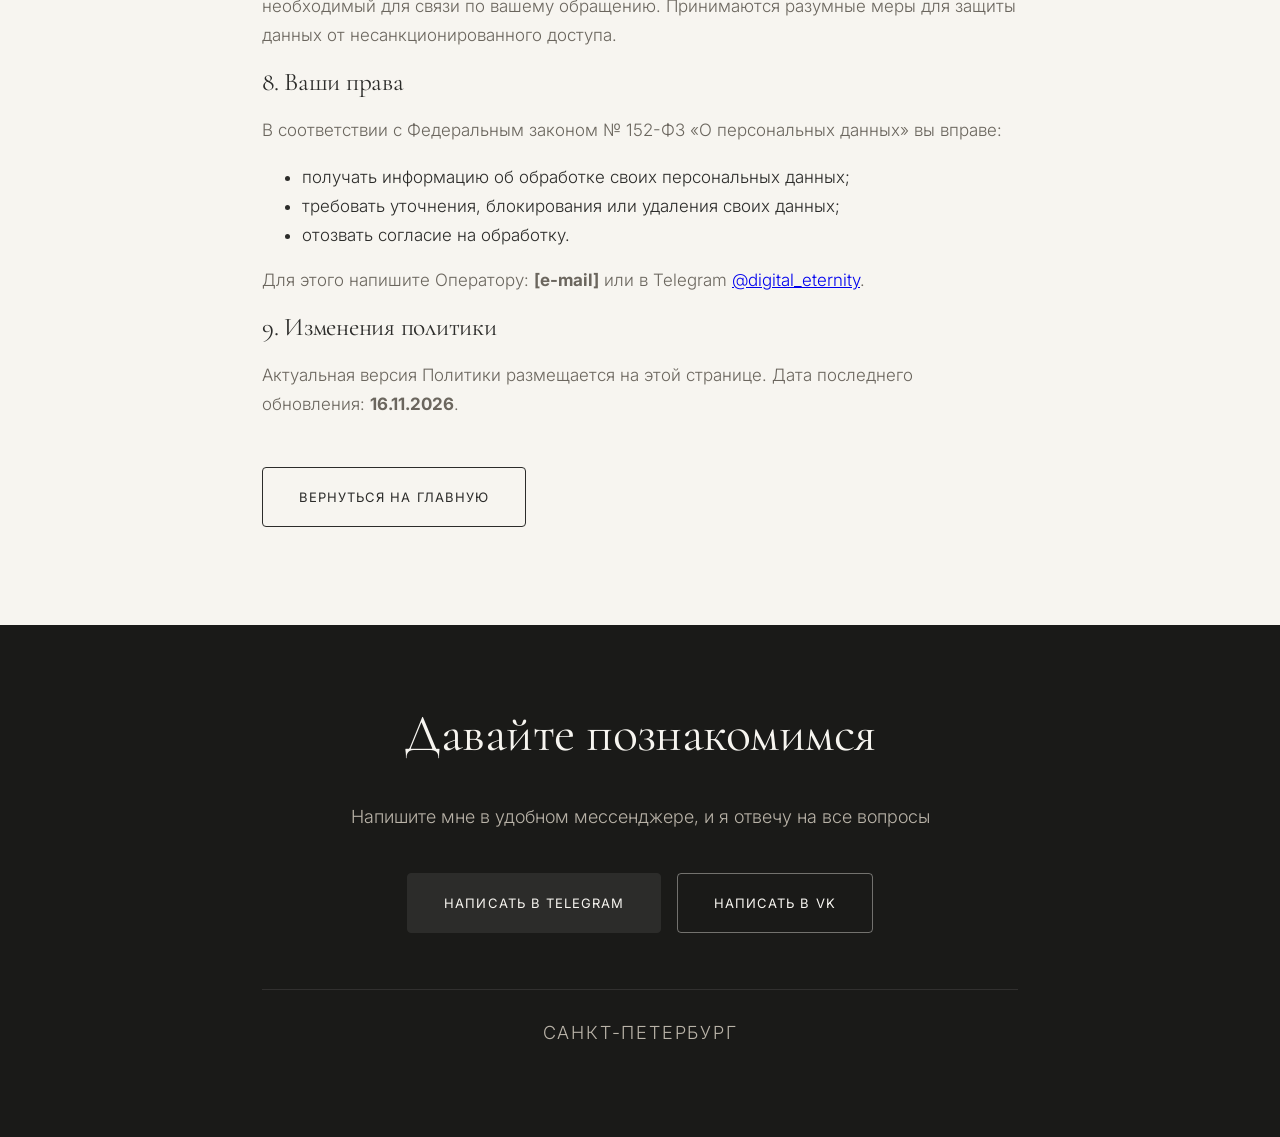
<file: privacy.html>
<!DOCTYPE html>
<html lang="ru">
<head>
  <meta charset="UTF-8">
  <meta name="viewport" content="width=device-width, initial-scale=1.0">

  <title>Политика конфиденциальности | Ольга Добриян — уроки хэндпана</title>
  <meta name="description" content="Политика обработки персональных данных сайта уроков хэндпана и телесной перкуссии Ольги Добриян.">
  <meta name="robots" content="index, follow">

  <link rel="preconnect" href="https://fonts.googleapis.com">
  <link rel="preconnect" href="https://fonts.gstatic.com" crossorigin>
  <link href="https://fonts.googleapis.com/css2?family=Cormorant+Garamond:wght@400;500;600&family=Inter:wght@300;400;500&display=swap" rel="stylesheet">

  <link rel="icon" type="image/svg+xml" href="favicon.svg">
  <link rel="stylesheet" href="css/style.css">
</head>
<body>

  <header class="header">
    <div class="container header__inner">
      <a href="index.html" class="logo" aria-label="Уроки хэндпана — на главную">
        <span class="logo__mark">Хэндпан с нуля</span>
        <span class="logo__sub">Ольга Добриян</span>
      </a>
      <a href="https://t.me/digital_eternity" class="btn btn--small" target="_blank" rel="noopener">Записаться</a>
    </div>
  </header>

  <main>
    <section class="section">
      <div class="container container--narrow">
        <h1 class="section__title">Политика конфиденциальности</h1>

        <p>Настоящая Политика конфиденциальности описывает, как сайт уроков хэндпана и телесной перкуссии Ольги Добриян (далее — «Сайт») относится к персональным данным посетителей.</p>

        <h2>1. Общие положения</h2>
        <p>Оператор персональных данных: <strong>[ФИО / наименование ИП, ИНН]</strong> (далее — «Оператор»). Используя Сайт, вы соглашаетесь с условиями настоящей Политики.</p>

        <h2>2. Какие данные собираются</h2>
        <p>На данный момент Сайт <strong>не собирает и не хранит персональные данные</strong>: на нём нет форм регистрации и заявок. Связь осуществляется по ссылкам в мессенджерах (Telegram, VK), где обработка данных регулируется правилами соответствующих сервисов.</p>
        <p>Если в дальнейшем на Сайте появятся формы обратной связи, сбор данных будет производиться только с вашего согласия и в объёме, необходимом для записи на занятие (имя и контакт для связи).</p>

        <h2>3. Файлы cookie и аналитика</h2>
        <p>Сайт может использовать сервисы веб-аналитики (например, Яндекс.Метрику) для подсчёта посещаемости. Такие сервисы могут записывать cookies и собирать обезличенные данные (IP-адрес, тип браузера, страницы просмотра). Вы можете отключить cookies в настройках браузера.</p>

        <h2>4. Встраиваемый контент</h2>
        <p>На Сайте встроены видеоплееры VK Video. При воспроизведении видео соответствующий сервис может получать технические данные вашего устройства в соответствии со своей политикой конфиденциальности.</p>

        <h2>5. Изображения других людей</h2>
        <p>Лица, участвующие в съёмках выступлений и мероприятий, подписывают согласие на использование изображения: <a href="consent-image.html">шаблон для взрослых</a>, <a href="consent-image-child.html">шаблон для детей</a> (подпись родителя).</p>

        <h2>6. Использование данных</h2>
        <p>Персональные данные, переданные вами через мессенджеры или формы, используются исключительно для:</p>
        <ul>
          <li>записи на занятия и согласования времени;</li>
          <li>обсуждения выступления на вашем мероприятии;</li>
          <li>ответов на ваши вопросы.</li>
        </ul>
        <p>Данные не передаются третьим лицам, кроме случаев, предусмотренных законодательством РФ.</p>

        <h2>7. Хранение и защита</h2>
        <p>Данные хранятся на устройствах Оператора и в используемых мессенджерах на срок, необходимый для связи по вашему обращению. Принимаются разумные меры для защиты данных от несанкционированного доступа.</p>

        <h2>8. Ваши права</h2>
        <p>В соответствии с Федеральным законом № 152-ФЗ «О персональных данных» вы вправе:</p>
        <ul>
          <li>получать информацию об обработке своих персональных данных;</li>
          <li>требовать уточнения, блокирования или удаления своих данных;</li>
          <li>отозвать согласие на обработку.</li>
        </ul>
        <p>Для этого напишите Оператору: <strong>[e-mail]</strong> или в Telegram <a href="https://t.me/digital_eternity" target="_blank" rel="noopener">@digital_eternity</a>.</p>

        <h2>9. Изменения политики</h2>
        <p>Актуальная версия Политики размещается на этой странице. Дата последнего обновления: <strong>16.11.2026</strong>.</p>

        <p style="margin-top:48px"><a class="btn" href="index.html">Вернуться на главную</a></p>
      </div>
    </section>
  </main>

  <footer class="footer">
    <div class="container footer__inner">
      <h2 class="section__title">Давайте познакомимся</h2>
      <p>Напишите мне в удобном мессенджере, и я отвечу на все вопросы</p>
      <div class="footer__actions">
        <a class="btn btn--primary" href="https://t.me/digital_eternity" target="_blank" rel="noopener">Написать в Telegram</a>
        <a class="btn btn--ghost-light" href="https://vk.ru/olga_dobriian" target="_blank" rel="noopener">Написать в VK</a>
      </div>
      <p class="footer__city">Санкт-Петербург</p>
    </div>
  </footer>

</body>
</html>
</file>
<file: css/style.css>
/* ============================================================
   Ольга Добриян — уроки хэндпана и боди-перкуссии
   Дизайн: тёплый минимализм · #F7F5F0 / #1A1A18 / #C4B5A0
   Mobile-first
   ============================================================ */

:root {
  --bg: #f7f5f0;
  --bg-dark: #1a1a18;
  --bg-card: #ffffff;
  --text: #2c2c2a;
  --text-muted: #6b665e;
  --accent: #c4b5a0;
  --accent-dark: #9a8b77;
  --line: #e3ded6;
  --radius: 4px;

  --font-serif: "Cormorant Garamond", Georgia, "Times New Roman", serif;
  --font-sans: "Inter", -apple-system, "Segoe UI", Roboto, Arial, sans-serif;

  --container: 1200px;
}

/* ---------- База ---------- */

*,
*::before,
*::after {
  box-sizing: border-box;
}

html {
  scroll-behavior: smooth;
}

body {
  margin: 0;
  background: var(--bg);
  color: var(--text);
  font-family: var(--font-sans);
  font-size: 17px;
  font-weight: 300;
  line-height: 1.7;
  -webkit-font-smoothing: antialiased;
}

h1, h2, h3 {
  font-family: var(--font-serif);
  font-weight: 400;
  line-height: 1.1;
  letter-spacing: -0.01em;
  color: var(--text);
  margin: 0 0 20px;
}

p {
  margin: 0 0 18px;
  color: var(--text-muted);
}

img {
  max-width: 100%;
  height: auto;
  display: block;
}

.container {
  width: 100%;
  max-width: var(--container);
  margin: 0 auto;
  padding: 0 20px;
}

.container--narrow {
  max-width: 820px;
}

.section {
  padding: 40px 0;
}

.section__title {
  font-size: clamp(30px, 4.5vw, 52px);
  margin-bottom: 40px;
}

/* ---------- Кнопки ---------- */

.btn {
  display: inline-flex;
  align-items: center;
  justify-content: center;
  padding: 18px 36px;
  font-family: var(--font-sans);
  font-size: 13px;
  font-weight: 400;
  letter-spacing: 0.08em;
  text-transform: uppercase;
  text-decoration: none;
  text-align: center;
  border: 1px solid var(--text);
  border-radius: var(--radius);
  background: transparent;
  color: var(--text);
  cursor: pointer;
  transition: background 0.3s, color 0.3s, border-color 0.3s;
}

.btn:hover,
.btn:focus-visible {
  background: #b98a2f;
  border-color: #b98a2f;
  color: #f7f5f0;
}

.btn--primary {
  background: var(--text);
  color: var(--bg);
  border-color: var(--text);
}

.btn--primary:hover,
.btn--primary:focus-visible {
  background: #b98a2f;
  border-color: #b98a2f;
  color: #f7f5f0;
}

.btn--ghost-light {
  border-color: rgba(247, 245, 240, 0.4);
  color: #f7f5f0;
}

.btn--ghost-light:hover,
.btn--ghost-light:focus-visible {
  background: #b98a2f;
  border-color: #b98a2f;
  color: #f7f5f0;
}

@media (max-width: 480px) {
  .header__inner {
    gap: 12px;
  }

  .header .btn {
    padding: 10px 14px;
    font-size: 11px;
    letter-spacing: 0.06em;
  }
}

/* ---------- Hero: полноэкранный вариант с фоновым фото ---------- */

.hero--fullscreen {
  position: relative;
  min-height: 100svh;
  display: flex;
  align-items: flex-end;
  overflow: hidden;
  padding: 0;
}

.hero--fullscreen .hero__bg {
  position: absolute;
  inset: 0;
  width: 100%;
  height: 100%;
  object-fit: cover;
  z-index: -2;
}

.hero--fullscreen .hero__overlay {
  position: absolute;
  inset: 0;
  z-index: -1;
  background: linear-gradient(
    to bottom,
    rgba(247, 245, 240, 0.1) 0%,
    rgba(247, 245, 240, 0.6) 55%,
    rgba(247, 245, 240, 0.95) 100%
  );
}

.hero--fullscreen .hero__content {
  width: 100%;
  padding-top: 2rem;
  padding-bottom: 4rem;
}

/* ---------- Шапка ---------- */

.header {
  position: sticky;
  top: 0;
  z-index: 50;
  background: rgba(247, 245, 240, 0.9);
  backdrop-filter: blur(12px);
  -webkit-backdrop-filter: blur(12px);
  border-bottom: 1px solid var(--line);
}

.header__inner {
  display: flex;
  align-items: center;
  justify-content: space-between;
  gap: 24px;
  padding-top: 20px;
  padding-bottom: 20px;
}

.logo {
  display: flex;
  flex-direction: column;
  text-decoration: none;
}

.logo__mark {
  font-family: var(--font-serif);
  font-size: 22px;
  font-weight: 500;
  letter-spacing: 0.02em;
  color: #b98a2f;
  height: 30px;
  display: flex;
  align-items: center;
}

.logo__sub {
  font-size: 11px;
  letter-spacing: 0.14em;
  text-transform: uppercase;
  color: var(--text-muted);
  margin-top: 2px;
  margin-bottom: 10px;
}

.nav {
  display: none;
  gap: 32px;
}

.nav a {
  font-size: 14px;
  letter-spacing: 0.04em;
  color: var(--text-muted);
  text-decoration: none;
  transition: color 0.25s;
}

.nav a:hover,
.nav a:focus-visible {
  color: var(--text);
}

.btn--small {
  padding: 12px 24px;
  font-size: 12px;
}

/* ---------- Hero ---------- */

.hero {
  padding: 64px 0 80px;
}

.hero__grid {
  display: grid;
  gap: 48px;
  align-items: center;
}

.hero__title {
  font-size: clamp(38px, 6vw, 72px);
  max-width: 18ch;
  margin-bottom: 28px;
}

.hero__subtitle {
  font-size: 19px;
  max-width: 34em;
  margin-bottom: 40px;
}

.hero__actions {
  display: flex;
  flex-wrap: wrap;
  gap: 16px;
}

.hero__media {
  aspect-ratio: 16 / 10;
  overflow: hidden;
  background: #e8e4dc;
}

.hero__media img {
  width: 100%;
  height: 100%;
  object-fit: cover;
}

/* ---------- О себе ---------- */

.about {
  background: var(--bg);
  padding: 32px 0;
}

.about .section__title {
  font-size: clamp(34px, 5vw, 60px);
  font-weight: 500;
  margin-bottom: 24px;
}

.about__text {
  max-width: 640px;
  margin: 0 auto;
  text-align: center;
}

.about__text p {
  font-family: var(--font-sans);
  font-size: 18px;
  letter-spacing: 0.02em;
  max-width: 640px;
  text-align: left;
}

/* ---------- Услуги ---------- */

.services {
  background: var(--bg-card);
}

.cards {
  display: grid;
  gap: 32px;
}

.card {
  background: var(--bg-card);
  border: 1px solid var(--line);
  border-radius: var(--radius);
  padding: 40px 36px;
  display: flex;
  flex-direction: column;
  transition: border-color 0.3s;
}

.card:hover {
  border-color: var(--accent);
}

.card__title {
  font-size: 22px;
  font-weight: 500;
  margin-bottom: 12px;
}

.card__price {
  font-family: var(--font-serif);
  font-size: 44px;
  color: var(--text);
  margin: 8px 0 16px;
}

.card__price span {
  font-family: var(--font-sans);
  font-size: 15px;
  font-weight: 300;
  color: var(--text-muted);
}

.card__meta {
  margin: -8px 0 16px;
  font-size: 15px;
  font-weight: 300;
  color: var(--text-muted);
}

.card__text {
  font-size: 16px;
  margin-bottom: 28px;
}

.card__link {
  margin-top: auto;
  align-self: flex-start;
  font-size: 12px;
  font-weight: 400;
  letter-spacing: 0.12em;
  text-transform: uppercase;
  color: var(--text);
  text-decoration: none;
  border-bottom: 1px solid var(--accent);
  padding-bottom: 4px;
  transition: border-color 0.3s, color 0.3s;
}

.card__link:hover,
.card__link:focus-visible {
  color: var(--accent-dark);
  border-color: var(--accent-dark);
}

.services__note {
  margin-top: 48px;
  text-align: center;
  font-family: var(--font-serif);
  font-size: 24px;
  color: var(--text);
}

.services__photo {
  margin: 48px auto 0;
  max-width: 720px;
  overflow: hidden;
  background: #e8e4dc;
  aspect-ratio: 3 / 2;
}

.services__photo img {
  width: 100%;
  height: 100%;
  object-fit: cover;
}

/* ---------- Как проходят занятия ---------- */

.how {
  background: var(--bg);
}

.how__grid {
  display: grid;
  gap: 40px;
}

.how__icon {
  color: var(--accent-dark);
  margin-bottom: 20px;
}

.how__title {
  font-size: 22px;
  font-weight: 500;
  margin-bottom: 10px;
}

.how__item p {
  font-size: 16px;
  margin: 0;
  max-width: 30em;
}

/* ---------- Видео ---------- */

.video {
  background: var(--bg-card);
}

.video__lead {
  font-size: 20px;
  max-width: 680px;
  margin: -16px 0 40px;
}

/* Горизонтальная лента видео: одна высота, прокрутка вправо */
.video__scroller {
  display: flex;
  gap: 24px;
  overflow-x: auto;
  overscroll-behavior-x: contain;
  scroll-snap-type: x proximity;
  padding-bottom: 16px;
  -webkit-overflow-scrolling: touch;
}

.video__scroller::-webkit-scrollbar {
  height: 6px;
}

.video__scroller::-webkit-scrollbar-thumb {
  background: var(--accent);
  border-radius: 3px;
}

.video__scroller::-webkit-scrollbar-track {
  background: var(--line);
  border-radius: 3px;
}

.video__card {
  flex: 0 0 auto;
  scroll-snap-align: start;
  display: flex;
  flex-direction: column;
  align-items: flex-start;
}

/* Блок медиа+подписи: ширина равна ширине видео, подпись переносится под ним */
.video__media {
  display: flex;
  flex-direction: column;
  align-items: flex-start;
  width: max-content;
  max-width: 100%;
}

.video__media--vertical {
  width: calc(192px * 9 / 16);
}

.video__media--vertical video {
  width: 100%;
  height: auto;
}

.video__card video {
  height: 192px;
  width: auto;
  max-width: none;
  display: block;
  object-fit: cover;
  border-radius: var(--radius);
  background: #e8e4dc;
}

.video__frame {
  position: relative;
  height: 192px;
  aspect-ratio: 16 / 9;
  background: #e8e4dc;
  border-radius: var(--radius);
  overflow: hidden;
  flex: 0 0 auto;
}

.video__frame iframe {
  position: absolute;
  inset: 0;
  width: 100%;
  height: 100%;
  border: 0;
}

.video__caption {
  margin: 12px 0 0;
  font-size: 14px;
  letter-spacing: 0.02em;
  color: var(--text-muted);
  text-align: left;
  max-width: 100%;
}

.video__hint {
  margin-top: 32px;
  text-align: center;
  font-size: 13px;
  letter-spacing: 0.02em;
  color: var(--text-muted);
}

/* ---------- Для организаторов ---------- */

.events {
  background: var(--bg-dark);
}

.events .section__title {
  color: #f7f5f0;
}

.events__inner {
  max-width: 900px;
}

.events__inner > p {
  font-size: 18px;
  color: #b9b3a8;
  margin-bottom: 24px;
}

.events .cards {
  margin-top: 8px;
  margin-bottom: 32px;
}

.events .card__title {
  font-size: 20px;
}

.events .card__text {
  font-size: 15px;
}

.events__conditions {
  list-style: none;
  padding: 0;
  margin: 0 0 40px;
  display: grid;
  grid-template-columns: repeat(auto-fit, minmax(260px, 1fr));
  gap: 12px 32px;
}

.events__conditions li {
  position: relative;
  padding-left: 24px;
  font-size: 15px;
  color: #b9b3a8;
}

.events__conditions li::before {
  content: "";
  position: absolute;
  left: 0;
  top: 0.5em;
  width: 12px;
  height: 2px;
  background: var(--accent, #c9a86a);
}

.events__actions {
  display: flex;
  flex-wrap: wrap;
  gap: 16px;
}

/* ---------- Кому подойдут занятия ---------- */

.fit__lead {
  font-size: 20px;
  max-width: 680px;
  margin-bottom: 48px;
}

/* ---------- FAQ ---------- */

.faq {
  background: var(--bg);
}

.faq__list {
  border-top: 1px solid var(--line);
}

.faq__item {
  border-bottom: 1px solid var(--line);
  padding: 24px 0;
  background: transparent;
}

.faq__item summary {
  cursor: pointer;
  list-style: none;
  display: flex;
  justify-content: space-between;
  align-items: center;
  gap: 24px;
}

.faq__item summary::-webkit-details-marker {
  display: none;
}

.faq__item summary h3 {
  font-family: var(--font-sans);
  font-size: 16px;
  font-weight: 400;
  letter-spacing: 0.04em;
  color: var(--text);
  margin: 0;
}

.faq__item summary::after {
  content: "+";
  flex: 0 0 auto;
  color: var(--accent);
  font-family: var(--font-serif);
  font-size: 26px;
  font-weight: 300;
  line-height: 1;
  transition: transform 0.3s;
}

.faq__item[open] summary::after {
  content: "–";
}

.faq__item p {
  margin: 20px 0 0;
  font-size: 16px;
  max-width: 640px;
}

/* ---------- Пресса ---------- */

.events__press {
  margin: 0 0 40px;
  padding: 24px 28px;
  border-left: 2px solid var(--accent, #c9a86a);
  background: rgba(255, 255, 255, 0.04);
}

.events__press p {
  font-size: 17px;
  font-style: italic;
  color: #d8d2c6;
  margin: 0 0 12px;
}

.events__press-link {
  font-size: 14px;
  color: var(--accent, #c9a86a);
  text-decoration: none;
  border-bottom: 1px solid transparent;
  transition: border-color 0.2s ease;
}

.events__press-link:hover {
  border-bottom-color: var(--accent, #c9a86a);
}

/* ---------- Отзыв ---------- */

.testimonial__inner {
  max-width: 760px;
  margin: 0 auto;
  text-align: center;
}

.testimonial__quote {
  margin: 0;
}

.testimonial__quote p {
  font-size: 26px;
  line-height: 1.5;
  font-weight: 500;
}

.testimonial__quote p::before {
  content: "";
  display: block;
  width: 48px;
  height: 2px;
  margin: 0 auto 32px;
  background: var(--accent, #c9a86a);
}

.testimonial__author {
  margin-top: 24px;
  font-size: 15px;
  color: var(--text-muted);
}

/* ---------- Футер ---------- */

.footer__offer {
  margin: 0 0 28px;
  font-size: 17px;
  color: #b9b3a8;
}

.footer {
  background: var(--bg-dark);
  color: #f7f5f0;
  padding: 80px 0 48px;
}

.footer .section__title {
  color: #f7f5f0;
}

.footer__inner {
  text-align: center;
}

.footer__inner > p {
  max-width: 42em;
  margin: 0 auto 40px;
  color: #b9b3a8;
  font-size: 18px;
}

.footer__actions {
  display: flex;
  flex-wrap: wrap;
  justify-content: center;
  gap: 16px;
  margin-bottom: 56px;
}

.footer__nav {
  display: flex;
  flex-wrap: wrap;
  justify-content: center;
  gap: 12px 28px;
  margin-bottom: 36px;
}

.footer__nav a {
  font-size: 13px;
  letter-spacing: 0.06em;
  text-transform: uppercase;
  color: #8a857c;
  transition: color 0.25s;
}

.footer__nav a:hover,
.footer__nav a:focus-visible {
  color: #f7f5f0;
}

.footer__privacy {
  color: inherit;
  text-decoration: underline;
  text-underline-offset: 3px;
  transition: color 0.25s;
}

.footer__privacy:hover,
.footer__privacy:focus-visible {
  color: #f7f5f0;
}

.footer__city {
  margin: 0;
  border-top: 1px solid rgba(247, 245, 240, 0.1);
  padding-top: 28px;
  font-size: 13px;
  letter-spacing: 0.1em;
  text-transform: uppercase;
  color: #8a857c;
}

.footer__city .footer__city-name {
  display: inline-block;
  white-space: nowrap;
}

/* ---------- Планшет ---------- */

@media (min-width: 768px) {
  .container {
    padding: 0 32px;
  }

  .section {
    padding: 64px 0;
  }

  .about {
    padding: 48px 0;
  }

  .hero {
    padding: 80px 0 100px;
  }

  .hero__media {
    aspect-ratio: 3 / 4;
  }

  .cards {
    grid-template-columns: repeat(3, 1fr);
  }

  .fit__cards {
    grid-template-columns: repeat(2, 1fr);
  }

  .video__card video {
    height: 288px;
  }

  .video__media--vertical {
    width: calc(288px * 9 / 16);
  }

  .video__frame {
    height: 288px;
  }

  .how__grid {
    grid-template-columns: repeat(2, 1fr);
    gap: 56px 48px;
  }
}

/* ---------- Десктоп ---------- */

@media (min-width: 1024px) {
  .section {
    padding: 80px 0;
  }

  .about {
    padding: 56px 0;
  }

  .hero {
    padding: 60px 0 20px;
  }

  .hero__grid {
    grid-template-columns: 1.1fr 0.9fr;
    gap: 80px;
  }

  .how__grid {
    grid-template-columns: repeat(4, 1fr);
    gap: 48px 32px;
  }
}

@media (min-width: 960px) {
  .nav {
    display: flex;
  }
}

@media (min-width: 960px) and (max-width: 1240px) {
  .nav {
    gap: 18px;
  }

  .nav a {
    font-size: 13px;
  }
}

/* ---------- Появление при скролле ---------- */

.reveal {
  opacity: 0;
  transform: translateY(16px);
  transition: opacity 0.9s ease, transform 0.9s ease;
}

.reveal.is-visible {
  opacity: 1;
  transform: translateY(0);
}

/* ---------- Доступность ---------- */

@media (prefers-reduced-motion: reduce) {
  html {
    scroll-behavior: auto;
  }

  *,
  *::before,
  *::after {
    transition: none;
  }

  .reveal {
    opacity: 1;
    transform: none;
  }
}
</file>
